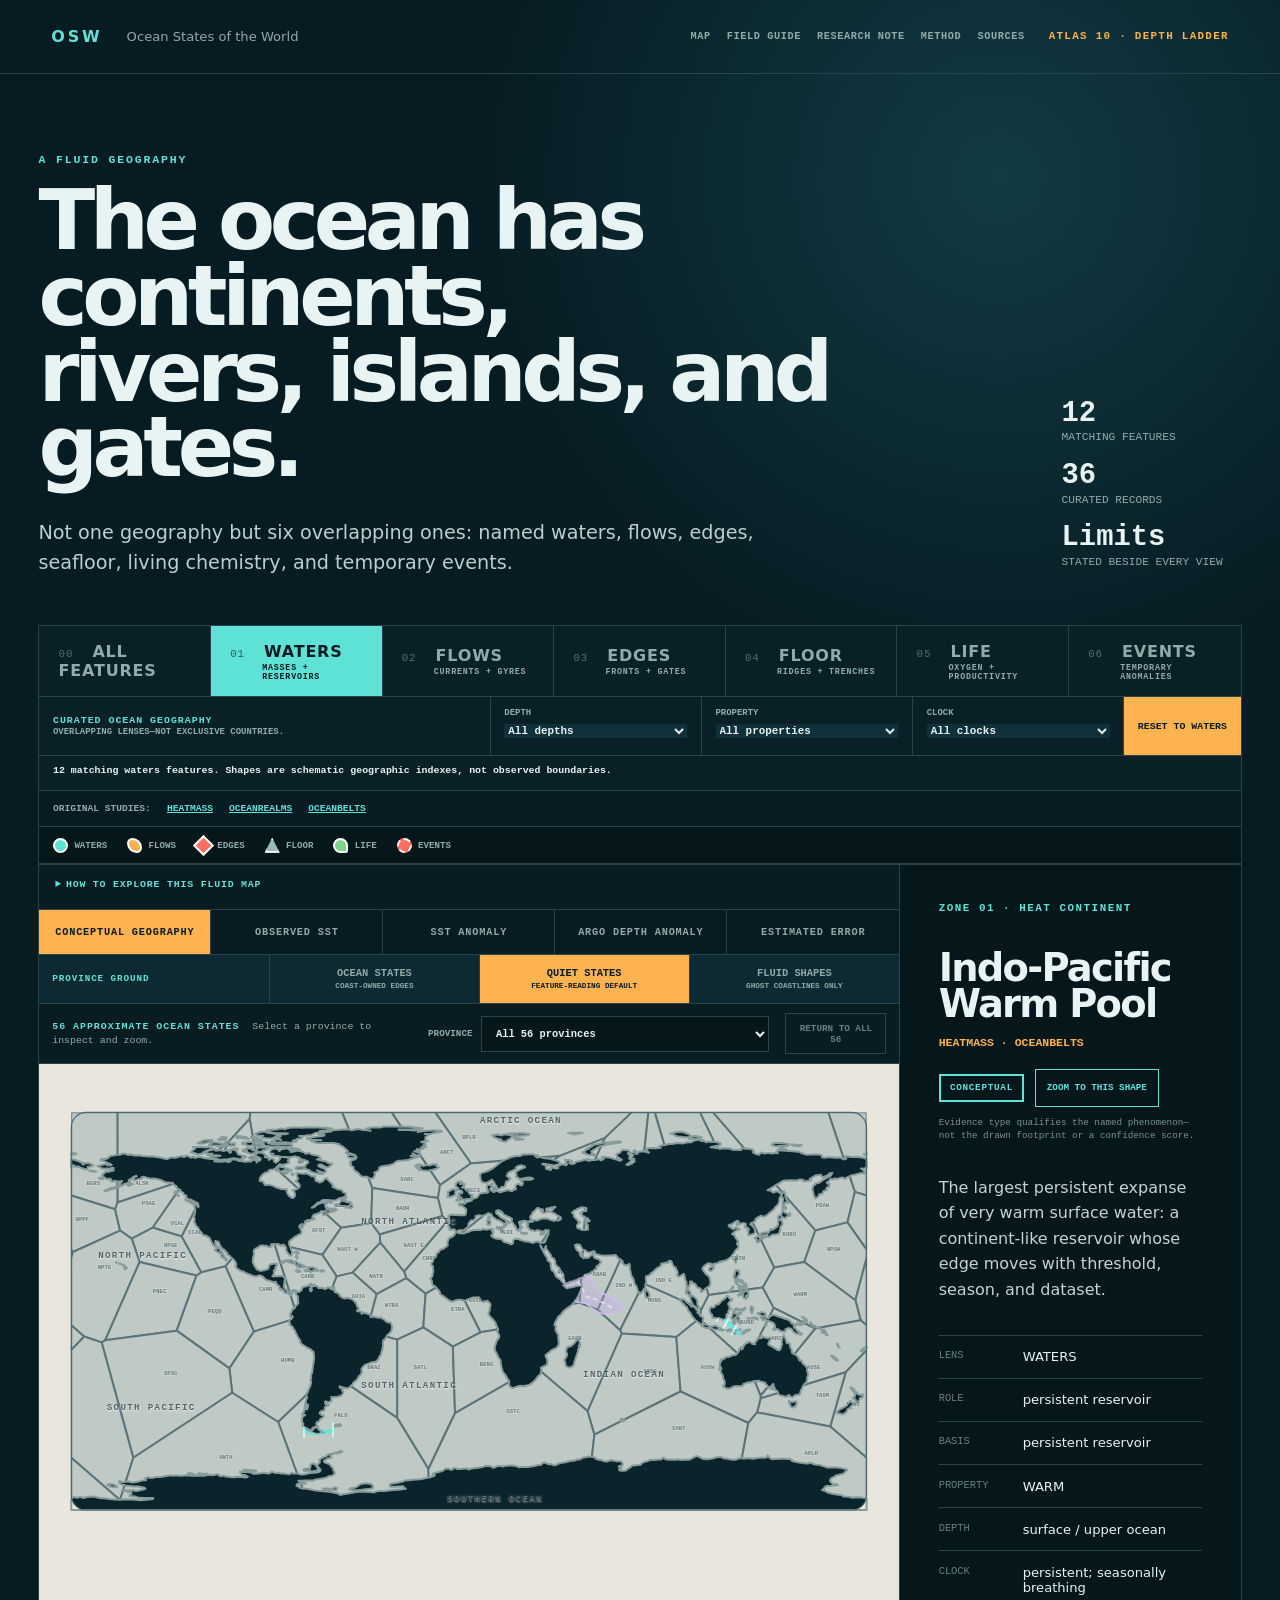
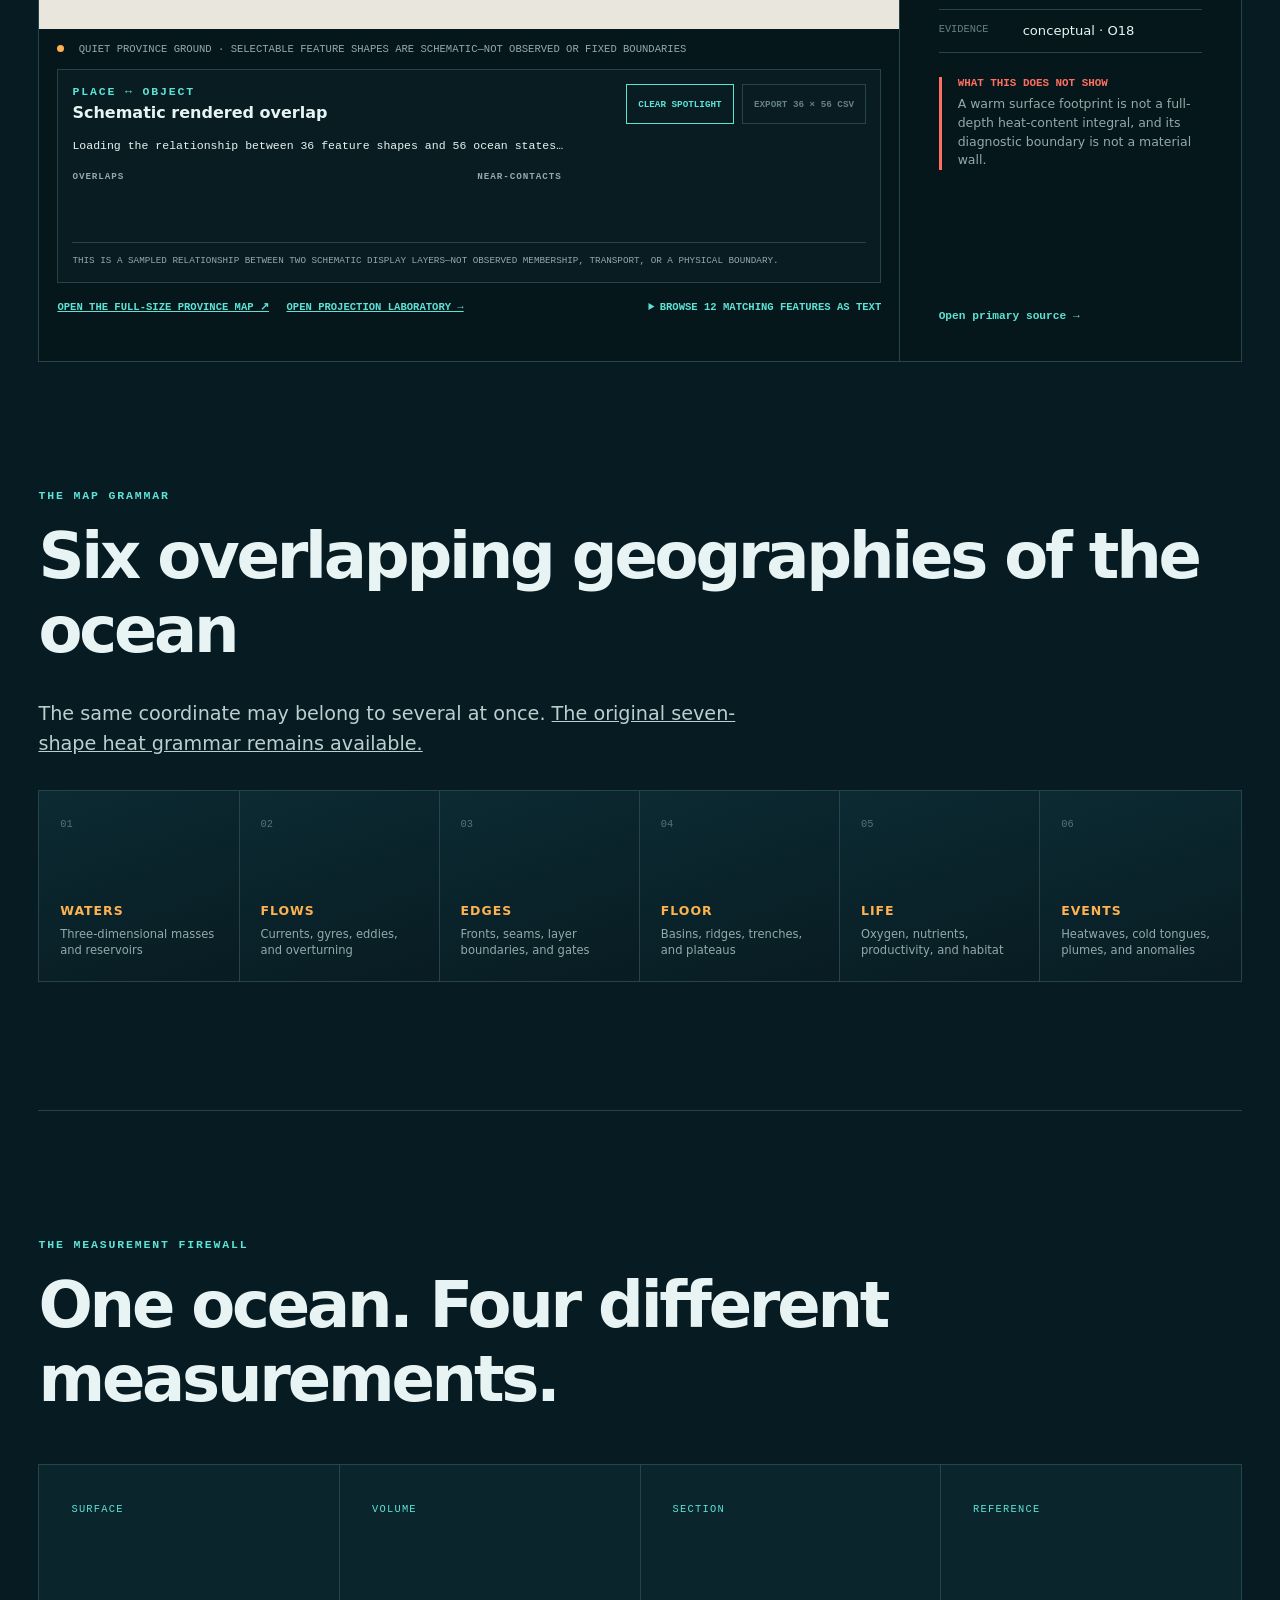
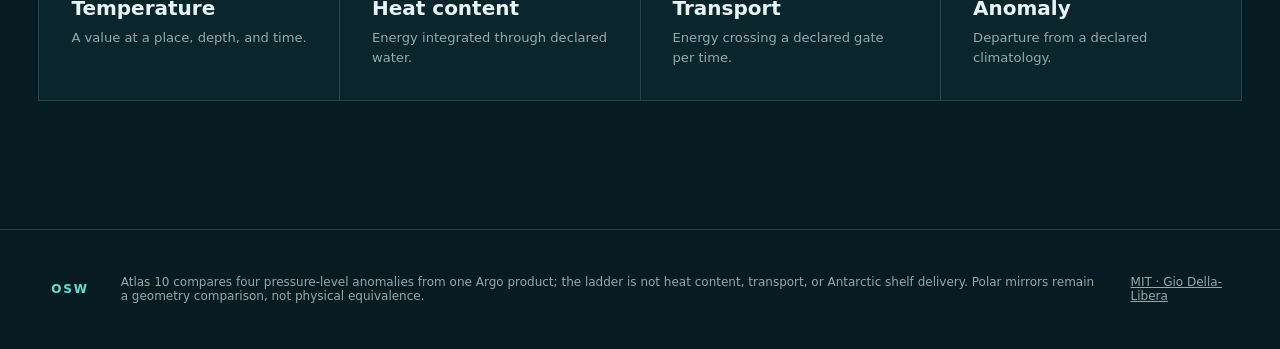
<file: atlas/index.html>
<!doctype html>
<html lang="en">
<head>
  <meta charset="utf-8">
  <meta name="viewport" content="width=device-width, initial-scale=1">
  <meta name="description" content="Atlas 10 research preview: an interactive atlas of ocean heat geography with surface observations, a four-level Argo anomaly ladder, and optional polar diagnostics.">
  <title>OSW Atlas 10 Preview — Ocean States of the World</title>
  <link rel="icon" href="data:image/svg+xml,%3Csvg xmlns='http://www.w3.org/2000/svg' viewBox='0 0 64 64'%3E%3Crect width='64' height='64' rx='12' fill='%23071b22'/%3E%3Cpath d='M10 34c8-10 15-10 23 0s15 10 21 0' fill='none' stroke='%235ee2d6' stroke-width='7'/%3E%3C/svg%3E">
  <link rel="stylesheet" href="styles.css">
</head>
<body>
  <header class="masthead">
    <a class="wordmark" href="../README.md" aria-label="OSW home">OSW</a>
    <p>Ocean States of the World</p>
    <nav class="project-nav" aria-label="Project guide">
      <a href="../figures/osw-fluid-geography.svg" target="_blank" rel="noopener">Map</a>
      <a href="../HEATMASS.md">Field guide</a>
      <a class="research-link" href="../research/">Research note</a>
      <a class="method-link" href="README.md">Method</a>
      <a href="../SOURCE-REGISTER.md">Sources</a>
    </nav>
    <span class="edition">ATLAS 10 · DEPTH LADDER</span>
  </header>
  <main>
    <section class="hero" aria-labelledby="atlas-title">
      <div class="hero-copy">
        <p class="eyebrow">A fluid geography</p>
        <h1 id="atlas-title">The ocean has continents,<br>rivers, islands, and gates.</h1>
        <p class="dek">Not one geography but six overlapping ones: named waters,
          flows, edges, seafloor, living chemistry, and temporary events.</p>
      </div>
      <div class="readout" aria-label="Atlas scope">
        <span><strong id="visible-count">12</strong> matching features</span>
        <span><strong>36</strong> curated records</span>
        <span><strong>Limits</strong> stated beside every view</span>
      </div>
    </section>
    <nav class="lenses" aria-label="Ocean geography lens">
      <button class="lens" data-lens="all" aria-pressed="false"><span>00</span> ALL FEATURES</button>
      <button class="lens active" data-lens="waters" aria-pressed="true"><span>01</span> WATERS <small>masses + reservoirs</small></button>
      <button class="lens" data-lens="flows" aria-pressed="false"><span>02</span> FLOWS <small>currents + gyres</small></button>
      <button class="lens" data-lens="edges" aria-pressed="false"><span>03</span> EDGES <small>fronts + gates</small></button>
      <button class="lens" data-lens="floor" aria-pressed="false"><span>04</span> FLOOR <small>ridges + trenches</small></button>
      <button class="lens" data-lens="life" aria-pressed="false"><span>05</span> LIFE <small>oxygen + productivity</small></button>
      <button class="lens" data-lens="events" aria-pressed="false"><span>06</span> EVENTS <small>temporary anomalies</small></button>
    </nav>
    <form class="geography-filters" id="geography-filters">
      <p><strong>CURATED OCEAN GEOGRAPHY</strong><span>Overlapping lenses—not exclusive countries.</span></p>
      <label>Depth<select id="filter-depth"><option value="all">All depths</option><option value="surface">Surface</option><option value="upper">Upper ocean</option><option value="intermediate">Intermediate</option><option value="deep">Deep</option><option value="bottom">Bottom</option><option value="full-column">Full column</option><option value="seabed">Seabed</option></select></label>
      <label>Property<select id="filter-property"><option value="all">All properties</option><option value="warm">Warm</option><option value="cold">Cold</option><option value="fresh">Fresh</option><option value="salty">Salty</option><option value="dynamic">Dynamic</option><option value="low-oxygen">Low oxygen</option><option value="nutrient-rich">Nutrient rich</option><option value="nutrient-poor">Nutrient poor</option><option value="relief">Seafloor relief</option></select></label>
      <label>Clock<select id="filter-clock"><option value="all">All clocks</option><option value="persistent">Persistent</option><option value="seasonal">Seasonal</option><option value="interannual">Interannual</option><option value="episodic">Episodic</option><option value="geologic">Geologic</option></select></label>
      <button type="reset">Reset to waters</button>
      <output id="filter-status" aria-live="polite">12 matching water features.</output>
    </form>
    <nav class="legacy-studies" aria-label="Original OSW studies">Original studies: <a href="../HEATMASS.md">HEATMASS</a><a href="../OCEANREALMS.md">OCEANREALMS</a><a href="../OCEANBELTS.md">OCEANBELTS</a></nav>
    <div class="feature-legend" aria-label="Geographic feature legend"><span data-lens="waters">WATERS</span><span data-lens="flows">FLOWS</span><span data-lens="edges">EDGES</span><span data-lens="floor">FLOOR</span><span data-lens="life">LIFE</span><span data-lens="events">EVENTS</span></div>
    <section class="atlas-shell" aria-label="Interactive ocean heat atlas">
      <div class="map-panel">
        <details class="how-explore">
          <summary>How to explore this fluid map</summary>
          <div><p><strong>Place first</strong> Select an ocean state to see which schematic objects overlap it.</p><p><strong>Object first</strong> Select a water, flow, edge, relief, life zone, or event to see the states it crosses.</p><p><strong>Shape first</strong> Choose Fluid shapes to remove the province puzzle while keeping dark land and ghost coastlines.</p></div>
        </details>
        <div class="map-modes" role="group" aria-label="Map evidence mode">
          <button class="map-mode active" data-mode="conceptual" aria-pressed="true">Conceptual geography</button>
          <button class="map-mode" data-mode="sst" aria-pressed="false">Observed SST</button>
          <button class="map-mode" data-mode="anomaly" aria-pressed="false">SST anomaly</button>
          <button class="map-mode" data-mode="argo700" aria-pressed="false">Argo depth anomaly</button>
          <button class="map-mode" data-mode="error" aria-pressed="false">Estimated error</button>
        </div>
        <div class="argo-depths" id="argo-depths" role="group" aria-label="Argo pressure level" hidden>
          <span>PRESSURE LADDER</span>
          <button type="button" data-pressure="10" aria-pressed="false">10 dbar <small>near surface</small></button>
          <button type="button" data-pressure="300" aria-pressed="false">300 dbar <small>upper thermocline</small></button>
          <button type="button" data-pressure="700" aria-pressed="true">700 dbar <small>intermediate</small></button>
          <button type="button" data-pressure="1000" aria-pressed="false">1000 dbar <small>deep</small></button>
        </div>
        <div class="conceptual-views" id="conceptual-views" role="group" aria-label="Conceptual map ground">
          <span>PROVINCE GROUND</span>
          <button type="button" data-conceptual-view="reference" aria-pressed="false">Ocean states <small>coast-owned edges</small></button>
          <button type="button" data-conceptual-view="water-first" aria-pressed="true">Quiet states <small>feature-reading default</small></button>
          <button type="button" data-conceptual-view="shape-first" aria-pressed="false">Fluid shapes <small>ghost coastlines only</small></button>
        </div>
        <div class="province-controls" id="province-controls">
          <p><strong>56 APPROXIMATE OCEAN STATES</strong><span id="province-status" tabindex="-1" aria-live="polite">Select a province to inspect and zoom.</span></p>
          <label for="province-select">Province <select id="province-select"><option value="all">All 56 provinces</option></select></label>
          <button type="button" id="province-reset" disabled>Return to all 56</button>
        </div>
        <div class="map-stage" id="map-stage">
          <div class="map-viewport" id="map-viewport">
          <div id="province-map-host" class="province-map-host"><img id="conceptual-map" src="../figures/osw-province-atlas-interactive.svg"
            alt="Interactive map of 56 approximate ocean provinces with coast-owned edges."></div>
          <div id="feature-shape-host" class="feature-shape-host"><img src="../figures/osw-atlas-feature-shapes.svg"
            alt="Schematic geographic shapes for 36 selectable waters, flows, edges, seafloor features, living systems, and events."></div>
          <div class="ocean-basin-labels" id="ocean-basin-labels" aria-hidden="true"><span class="np">NORTH PACIFIC</span><span class="sp">SOUTH PACIFIC</span><span class="na">NORTH ATLANTIC</span><span class="sa">SOUTH ATLANTIC</span><span class="io">INDIAN OCEAN</span><span class="so">SOUTHERN OCEAN</span><span class="ao">ARCTIC OCEAN</span></div>
          <canvas id="sst-canvas" width="720" height="360" hidden
            aria-label="NOAA OISST surface field for 1 August 2026, displayed on a two-degree equirectangular grid."
            aria-describedby="map-a11y-summary projection-note"></canvas>
          <div class="map-reference-labels" id="map-reference-labels" hidden aria-hidden="true">
            <span class="basin pacific">PACIFIC</span>
            <span class="basin atlantic">ATLANTIC</span>
            <span class="basin indian">INDIAN</span>
            <span class="latitude north-30">30°N</span>
            <span class="latitude equator">EQUATOR</span>
            <span class="latitude south-30">30°S</span>
            <span class="longitude west-90">90°W</span>
            <span class="longitude prime">0°</span>
            <span class="longitude east-90">90°E</span>
          </div>
          </div>
          <div class="observed-stamp" id="observed-stamp" hidden>
            <strong id="observed-title">OBSERVATIONAL · SURFACE</strong>
            <span id="observed-status">NOAA OISST v2.1 · FINAL · 2026-08-01</span>
          </div>
        </div>
        <div class="temperature-key" id="temperature-key" hidden aria-label="Sea surface temperature color scale">
          <i></i>
          <div class="temperature-ticks"><span id="scale-min">−2°C</span><span id="scale-mid">15°C</span><span id="scale-max">32°C</span></div>
        </div>
        <p class="map-note" id="map-note"><span></span> Selectable shapes are schematic geographic indexes—not observed boundaries · conceptual, overlapping geography · land-subtracted at the shared Natural Earth coastline</p>
        <section class="relation-panel" id="relation-panel" aria-labelledby="relation-title">
          <div class="relation-heading">
            <div><p class="eyebrow">Place ↔ object</p><h3 id="relation-title">Schematic rendered overlap</h3></div>
            <div class="relation-actions"><button type="button" id="relation-clear">Clear spotlight</button><button type="button" id="relation-export" disabled>Export 36 × 56 CSV</button></div>
          </div>
          <p id="relation-summary" aria-live="polite">Loading the relationship between 36 feature shapes and 56 ocean states…</p>
          <div class="relation-lists">
            <section aria-labelledby="overlap-title"><h4 id="overlap-title">Overlaps</h4><div id="relation-overlaps" class="relation-buttons"></div></section>
            <section aria-labelledby="near-title"><h4 id="near-title">Near-contacts</h4><div id="relation-near" class="relation-buttons"></div></section>
          </div>
          <p class="relation-method">This is a sampled relationship between two schematic display layers—not observed membership, transport, or a physical boundary.</p>
        </section>
        <div class="conceptual-actions" id="conceptual-actions">
          <a id="full-size-conceptual-map" href="../figures/osw-province-atlas-coastal-states.svg" target="_blank" rel="noopener">Open the full-size province map ↗</a>
          <a href="../projections/">Open projection laboratory →</a>
          <details class="zone-directory">
            <summary id="directory-summary">Browse 12 matching features as text</summary>
            <ol id="zone-directory-list"></ol>
          </details>
        </div>
        <section class="map-data-summary" id="map-data-summary" hidden aria-labelledby="map-data-title">
          <h3 id="map-data-title">How to read this observed map</h3>
          <p id="map-insight" class="map-insight">Select an observed layer for its main conclusion and limits.</p>
          <p id="map-a11y-summary">Non-color map summary: select an observed layer for a text summary by latitude band.</p>
          <p id="projection-note">Equirectangular display; the antimeridian is the left/right seam and 0° longitude is centered.</p>
          <form class="coordinate-probe" id="coordinate-probe">
            <fieldset>
              <legend>Inspect one display cell</legend>
              <p>Click the observed map or enter coordinates. The probe samples each product on its own nearest display cell and reports the surface fields plus the four-level Argo anomaly profile.</p>
              <div class="probe-controls">
                <label for="probe-lat">Latitude
                  <input id="probe-lat" name="lat" type="number" min="-90" max="90" step="any" inputmode="decimal" value="0" required>
                </label>
                <label for="probe-lon">Longitude
                  <input id="probe-lon" name="lon" type="number" min="-180" max="180" step="any" inputmode="decimal" value="0" required>
                </label>
                <button type="submit">Inspect grid cell</button>
              </div>
              <output id="probe-result" for="probe-lat probe-lon" aria-live="polite">No cell selected yet.</output>
            </fieldset>
          </form>
          <section class="ring-comparison" id="ring-comparison" aria-labelledby="ring-title">
            <div class="ring-heading">
              <div>
                <h3 id="ring-title">Compare latitude rings</h3>
                <p>Trace the displayed surface field around the same requested latitude north and south. Land-or-missing gaps expose analyzed-water continuity; they do not measure currents or heat transport.</p>
              </div>
            </div>
            <output id="ring-summary" for="ring-lat" aria-live="polite">Select an observed layer to compare latitude rings.</output>
            <details class="ring-workbench">
              <summary>Inspect the paired rings</summary>
              <div class="ring-workbench-body">
            <form id="ring-form" class="ring-form">
              <label for="ring-lat">Latitude magnitude
                <span><input id="ring-lat" name="ring" type="number" min="0" max="89" step="any" inputmode="decimal" value="64" required> °N / °S</span>
              </label>
              <button type="submit">Compare rings</button>
            </form>
            <div class="ring-strips">
              <figure><figcaption id="north-ring-label">Northern ring</figcaption><canvas id="north-ring" width="720" height="44" role="img" aria-labelledby="north-ring-label" aria-describedby="ring-summary"></canvas></figure>
              <figure><figcaption id="south-ring-label">Southern ring</figcaption><canvas id="south-ring" width="720" height="44" role="img" aria-labelledby="south-ring-label" aria-describedby="ring-summary"></canvas></figure>
            </div>
            <div class="summary-table-wrap">
              <table class="ring-table">
                <caption id="ring-caption">Polar-ring geometry and displayed-field statistics</caption>
                <thead><tr><th scope="col">Ring</th><th scope="col">Analyzed-water coverage</th><th scope="col">Water arcs</th><th scope="col">Longest arc</th><th scope="col">Field mean and range</th></tr></thead>
                <tbody id="ring-body"></tbody>
              </table>
            </div>
            <details class="advanced-diagnostics">
              <summary>Open polar mirrors and the latitude continuity ladder</summary>
              <div class="advanced-diagnostics-body">
            <section class="polar-mirror-section" aria-labelledby="polar-mirror-title">
              <h4 id="polar-mirror-title">Polar mirrors</h4>
              <p>View the active surface field from 40° to each pole. Both panels keep 0° longitude at the top and 90°E at the right for direct comparison; this intentionally mirrors the southern cap relative to a conventional globe view.</p>
              <div class="polar-mirrors">
                <figure><figcaption id="north-polar-label">Northern polar cap</figcaption><canvas id="north-polar" width="360" height="360" role="img" aria-labelledby="north-polar-label" aria-describedby="polar-summary polar-method"></canvas></figure>
                <figure><figcaption id="south-polar-label">Southern polar cap · comparison mirror</figcaption><canvas id="south-polar" width="360" height="360" role="img" aria-labelledby="south-polar-label" aria-describedby="polar-summary polar-method"></canvas></figure>
              </div>
              <p id="polar-method">Aligned radial azimuthal-equidistant sampling of the two-degree display grid. Beige means land or missing; the amber circle is the selected ring when it lies within the 40–90° cap.</p>
              <p id="polar-summary"></p>
            </section>
            <section class="continuity-ladder" aria-labelledby="continuity-title">
              <h4 id="continuity-title">Latitude continuity ladder</h4>
              <p>Scan paired rows from the equator toward both poles. Coverage comes from the canonical SST land-or-missing mask; the declared near-circumpolar threshold is a display diagnostic, not a current or front boundary.</p>
              <div class="ladder-legend" aria-hidden="true"><span class="north-line">Northern rows · solid</span><span class="south-line">Southern rows · dashed</span></div>
              <canvas id="continuity-chart" width="720" height="300" role="img" aria-describedby="continuity-summary continuity-method"></canvas>
              <p id="continuity-method">Vertical axis: analyzed-water coverage from 0–100%. Horizontal axis: requested latitude magnitude from 0–88°. The selected ring is marked vertically.</p>
              <p id="continuity-summary"></p>
              <details>
                <summary>Open the complete 45-pair scan</summary>
                <div class="summary-table-wrap">
                  <table class="continuity-table">
                    <caption>Two-degree latitude scan using the fixed canonical SST mask</caption>
                    <thead><tr><th scope="col">Request</th><th scope="col">North sample</th><th scope="col">North coverage</th><th scope="col">North arcs / longest</th><th scope="col">South sample</th><th scope="col">South coverage</th><th scope="col">South arcs / longest</th></tr></thead>
                    <tbody id="continuity-body"></tbody>
                  </table>
                </div>
              </details>
            </section>
              </div>
            </details>
              </div>
            </details>
          </section>
          <div class="summary-table-wrap">
            <table>
              <caption id="summary-caption">Latitude-band statistics for the displayed field</caption>
              <thead><tr><th scope="col">Region</th><th scope="col">Mean</th><th scope="col">Range</th><th scope="col">Valid cells</th></tr></thead>
              <tbody id="summary-body"></tbody>
            </table>
          </div>
        </section>
      </div>
      <aside class="zone-panel" id="zone-panel" aria-live="polite">
        <p class="zone-index" id="zone-index">SELECT A LINE</p>
        <h2 id="zone-name">Read the moving map</h2>
        <p class="zone-kind" id="zone-kind">Start with any geographic feature shape.</p>
        <div class="zone-tools">
          <span class="evidence-badge" id="evidence-badge" data-evidence="conceptual">CONCEPTUAL</span>
          <button type="button" id="feature-zoom">Zoom to this shape</button>
        </div>
        <p class="evidence-note">Evidence type qualifies the named phenomenon—not the drawn footprint or a confidence score.</p>
        <p class="zone-summary" id="zone-summary">Each feature is classified by lens, role, depth,
          persistence, and evidence—not by color alone.</p>
        <dl class="zone-facts">
          <div><dt>LENS</dt><dd id="zone-lens">overlapping ocean geography</dd></div>
          <div><dt>ROLE</dt><dd id="zone-role">reservoir · pathway · anomaly · gate</dd></div>
          <div><dt>BASIS</dt><dd id="zone-basis">how the feature is recognized</dd></div>
          <div><dt>PROPERTY</dt><dd id="zone-property">temperature, salinity, motion, chemistry, or relief</dd></div>
          <div><dt>DEPTH</dt><dd id="zone-depth">declared for every zone</dd></div>
          <div><dt>CLOCK</dt><dd id="zone-clock">persistent or transient</dd></div>
          <div><dt>EVIDENCE</dt><dd id="zone-evidence">conceptual atlas</dd></div>
        </dl>
        <div class="boundary">
          <h3>What this does not show</h3>
          <p id="zone-boundary">Temperature is not heat content. A pathway is not a closed budget.</p>
        </div>
        <a class="source-link" id="zone-source" href="../SOURCE-REGISTER.md">Open the source register →</a>
      </aside>
    </section>
    <section class="grammar" aria-labelledby="grammar-title">
      <div><div><p class="eyebrow">The map grammar</p><h2 id="grammar-title">Six overlapping geographies of the ocean</h2><p class="dek">The same coordinate may belong to several at once. <a href="../HEATMASS.md">The original seven-shape heat grammar remains available.</a></p></div></div>
      <div class="grammar-grid">
        <article><b>01</b><h3>WATERS</h3><p>Three-dimensional masses and reservoirs</p></article>
        <article><b>02</b><h3>FLOWS</h3><p>Currents, gyres, eddies, and overturning</p></article>
        <article><b>03</b><h3>EDGES</h3><p>Fronts, seams, layer boundaries, and gates</p></article>
        <article><b>04</b><h3>FLOOR</h3><p>Basins, ridges, trenches, and plateaus</p></article>
        <article><b>05</b><h3>LIFE</h3><p>Oxygen, nutrients, productivity, and habitat</p></article>
        <article><b>06</b><h3>EVENTS</h3><p>Heatwaves, cold tongues, plumes, and anomalies</p></article>
      </div>
    </section>
    <section class="firewall" aria-labelledby="firewall-title">
      <p class="eyebrow">The measurement firewall</p>
      <h2 id="firewall-title">One ocean. Four different measurements.</h2>
      <div class="firewall-grid">
        <article><span>SURFACE</span><h3>Temperature</h3><p>A value at a place, depth, and time.</p></article>
        <article><span>VOLUME</span><h3>Heat content</h3><p>Energy integrated through declared water.</p></article>
        <article><span>SECTION</span><h3>Transport</h3><p>Energy crossing a declared gate per time.</p></article>
        <article><span>REFERENCE</span><h3>Anomaly</h3><p>Departure from a declared climatology.</p></article>
      </div>
    </section>
  </main>
  <footer><strong>OSW</strong><p>Atlas 10 compares four pressure-level anomalies from one Argo product; the ladder is not heat content, transport, or Antarctic shelf delivery. Polar mirrors remain a geometry comparison, not physical equivalence.</p><a href="../LICENSE">MIT · Gio Della-Libera</a></footer>
  <noscript>This atlas requires JavaScript for zone selection. The complete map remains visible above.</noscript>
  <script src="data/oisst-2026-08-01.js" defer></script>
  <script src="data/oisst-anomaly-2026-08-01.js" defer></script>
  <script src="data/oisst-error-2026-08-01.js" defer></script>
  <script src="data/argo-temperature-anomaly-10dbar-2026-07.js" defer></script>
  <script src="data/argo-temperature-anomaly-300dbar-2026-07.js" defer></script>
  <script src="data/argo-temperature-anomaly-700dbar-2026-07.js" defer></script>
  <script src="data/argo-temperature-anomaly-1000dbar-2026-07.js" defer></script>
  <script src="data/relation-smoke-fixture.js" defer></script>
  <script src="app.js" defer></script>
</body>
</html>
</file>
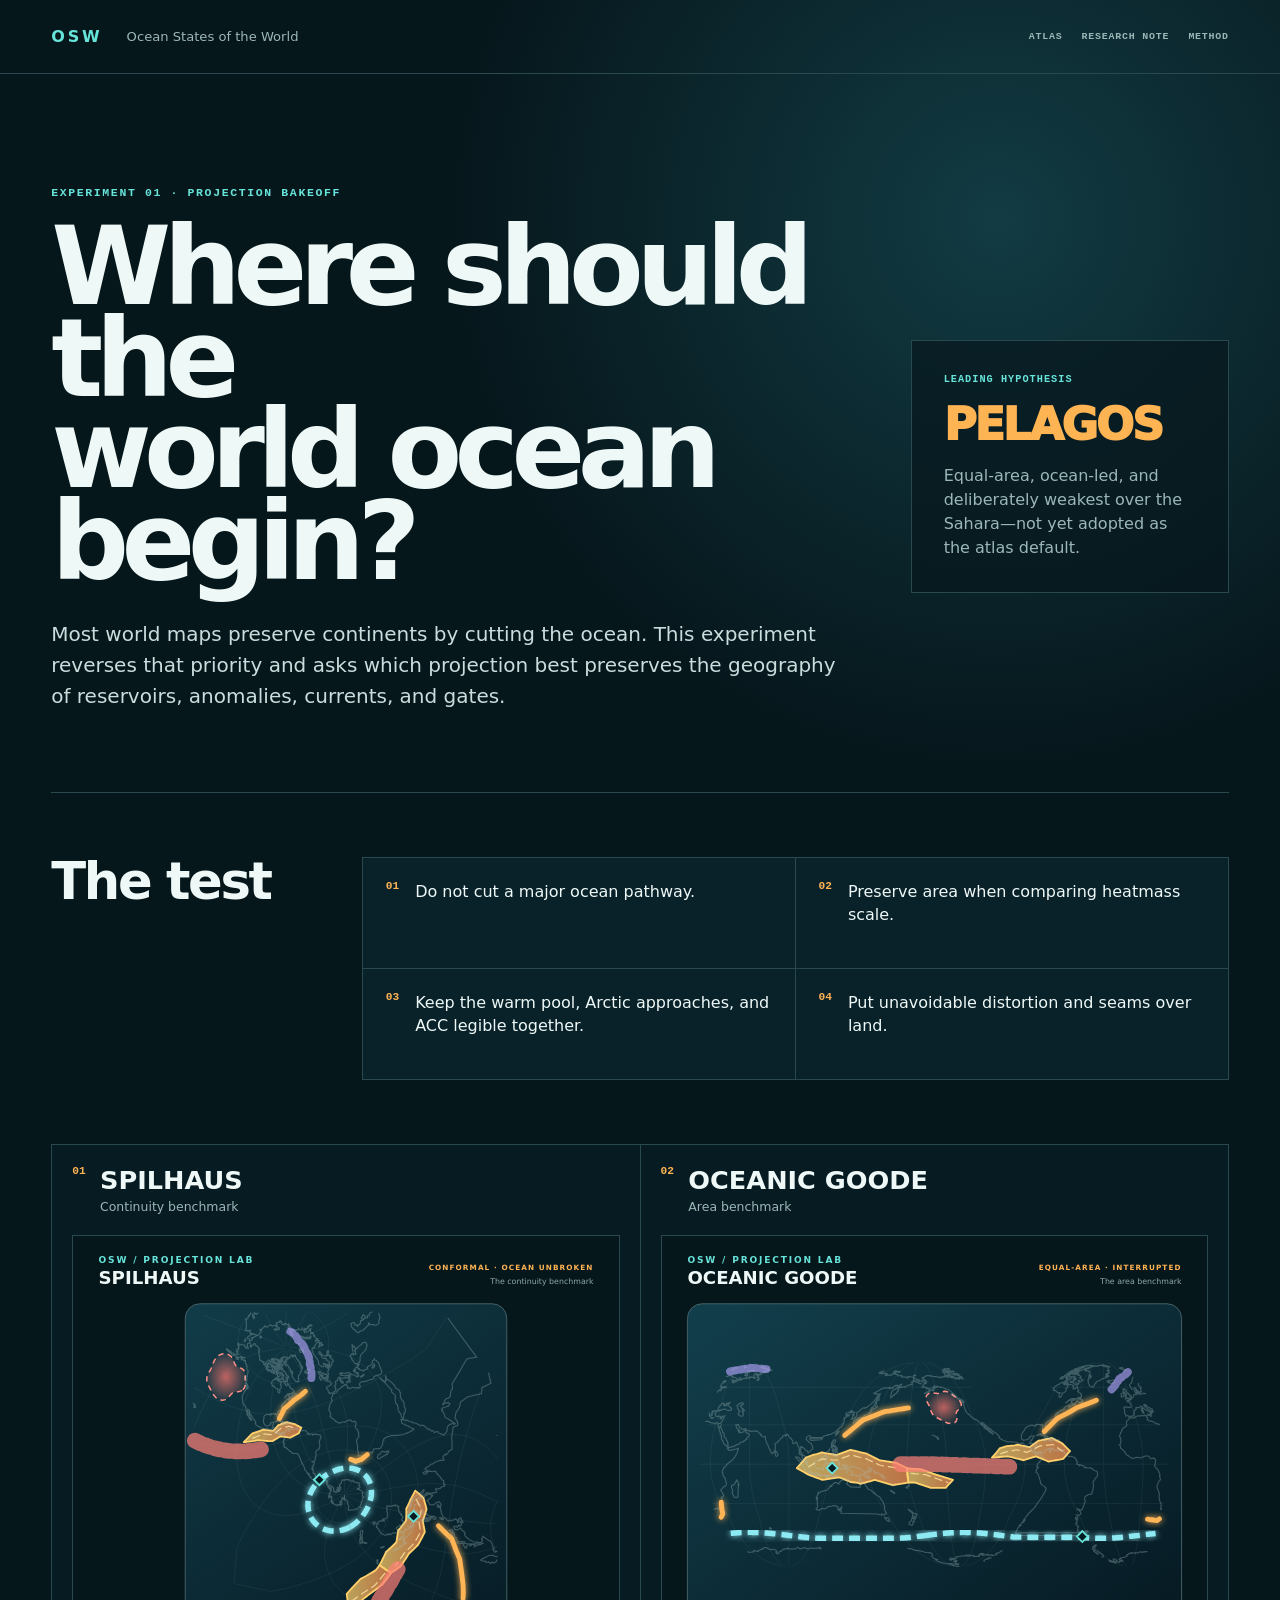
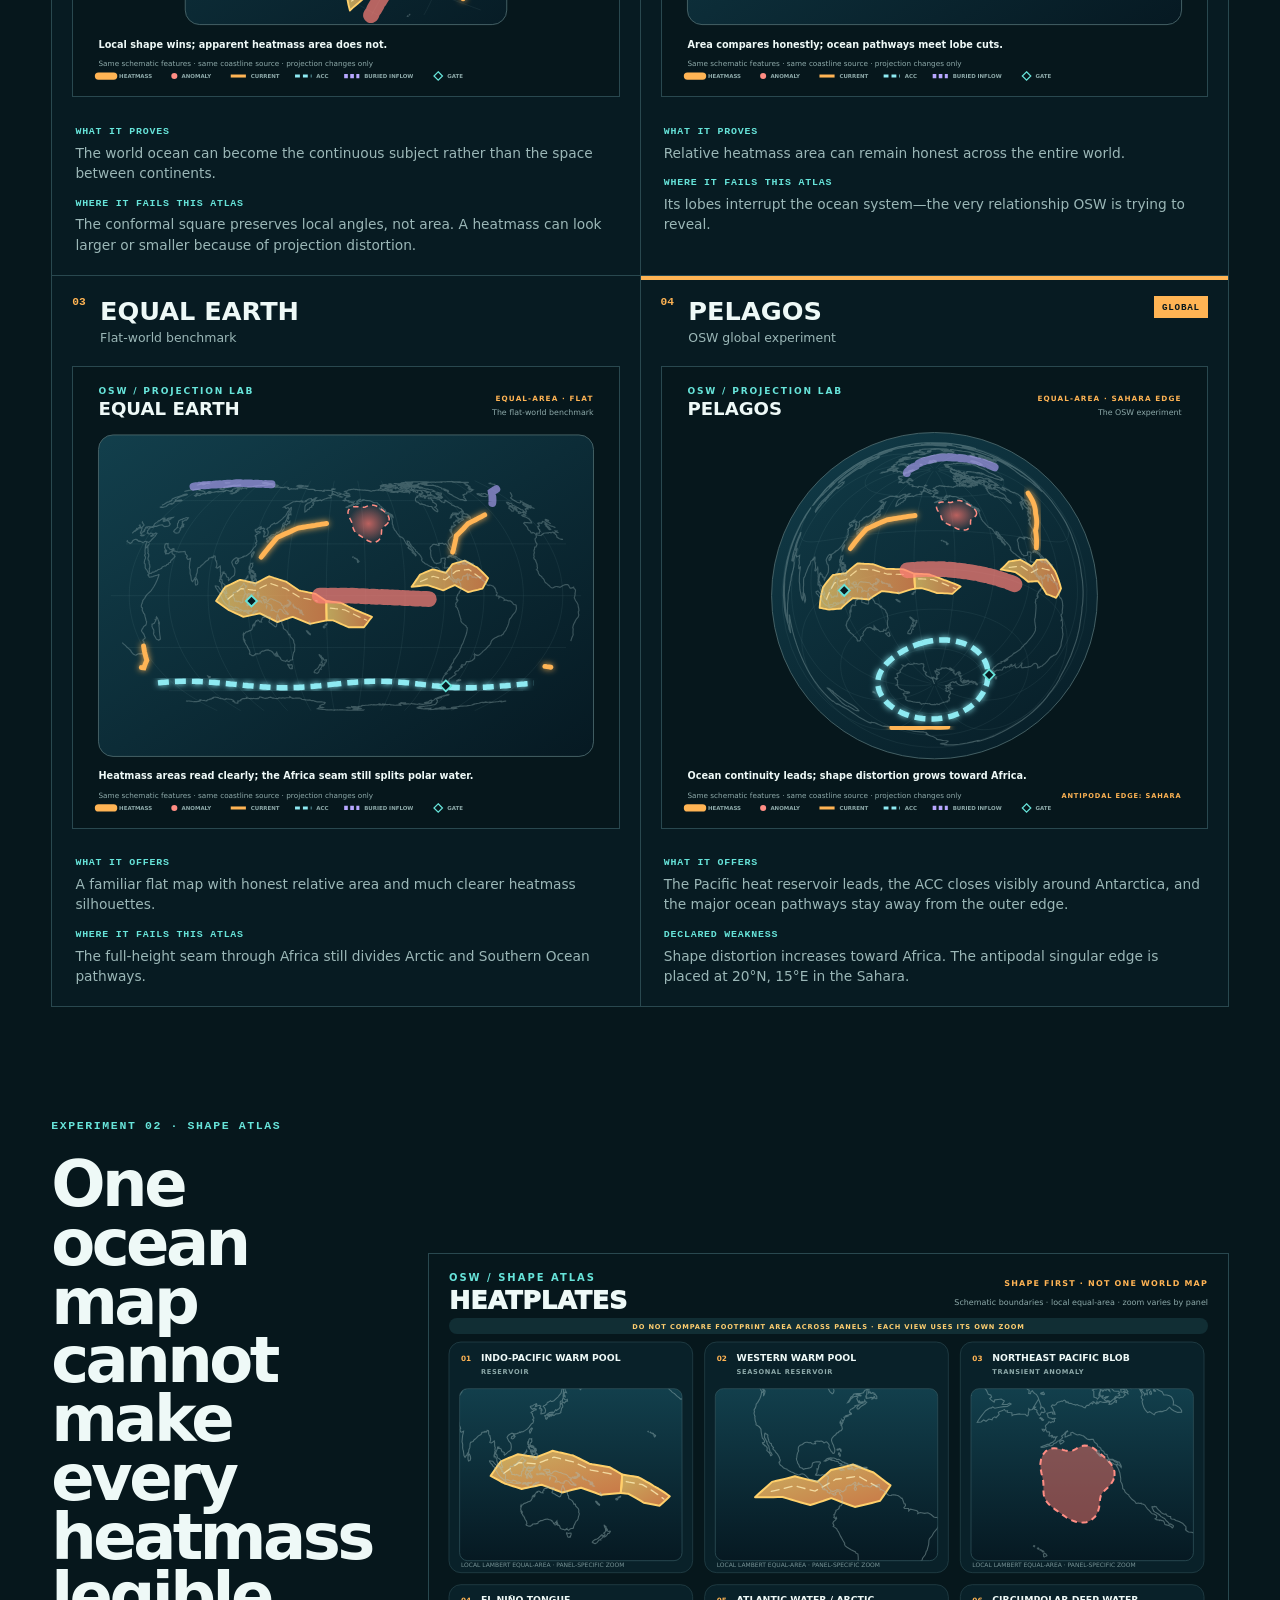
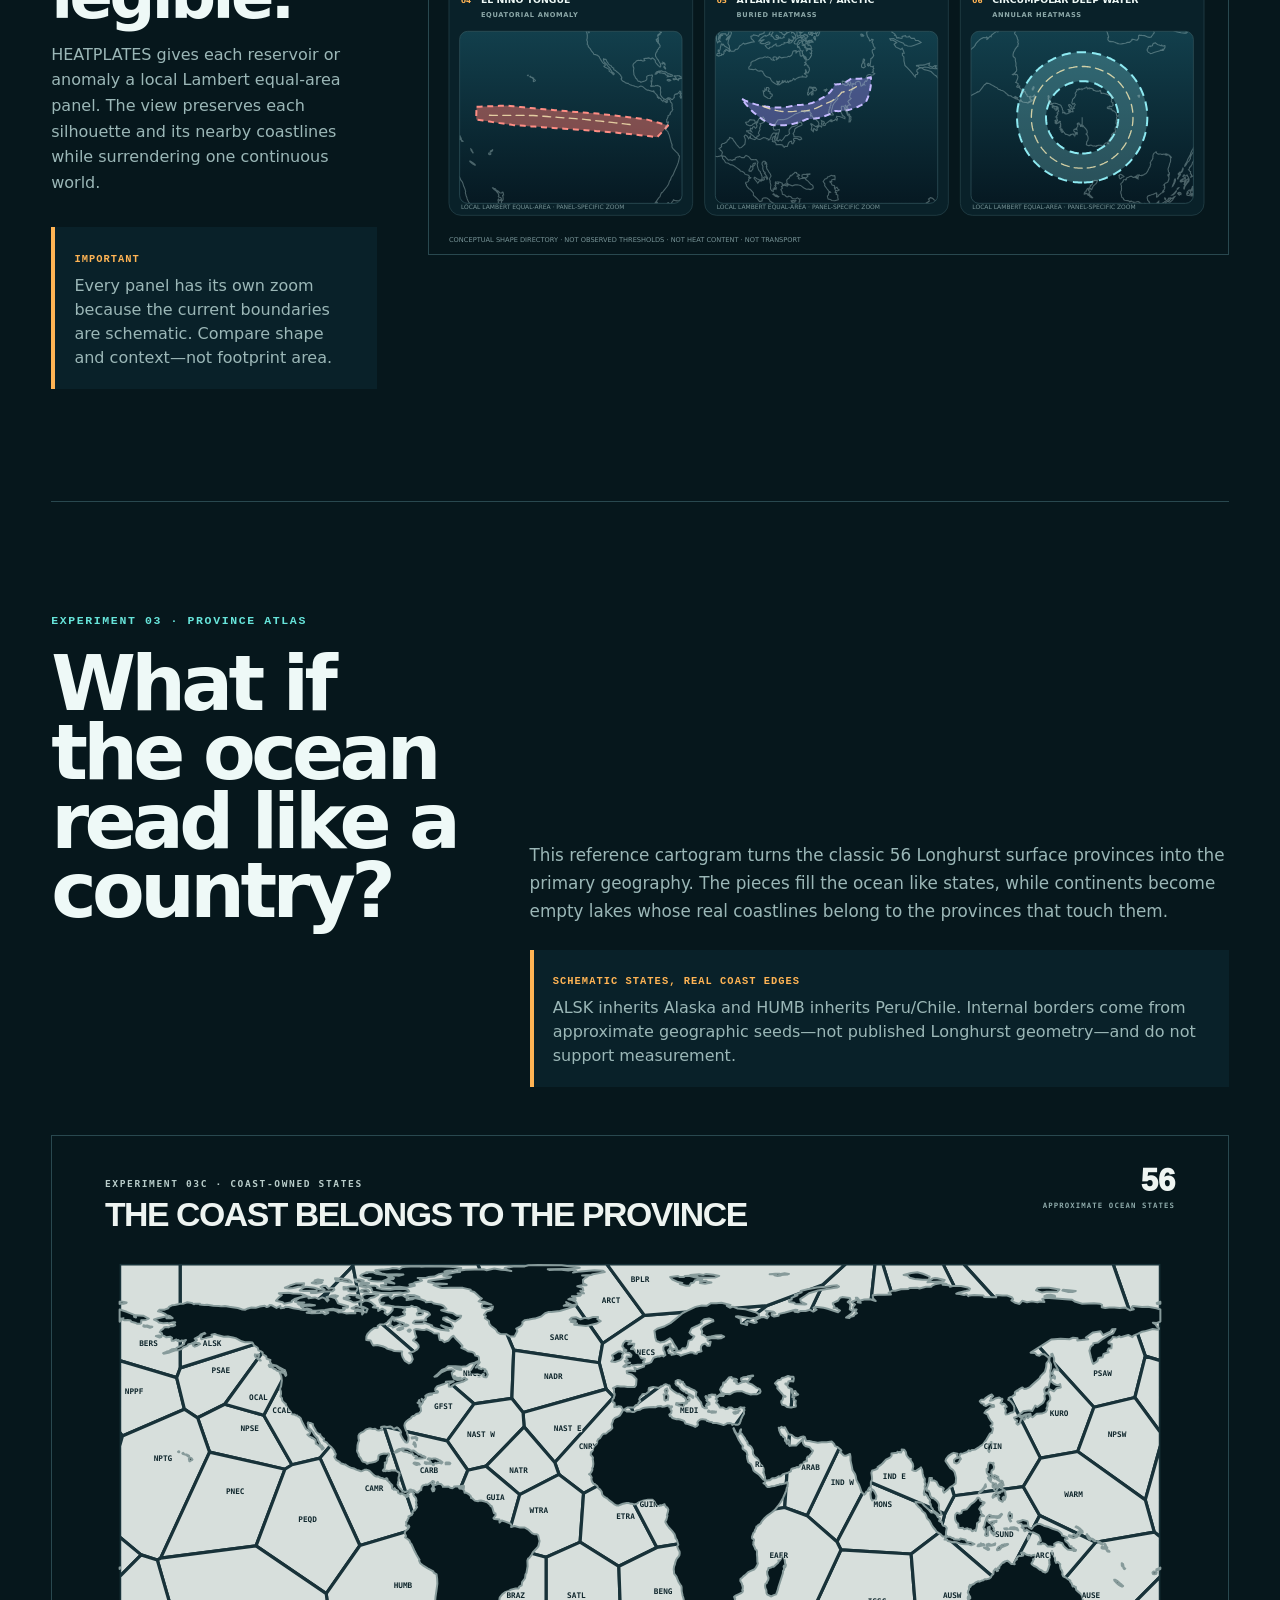
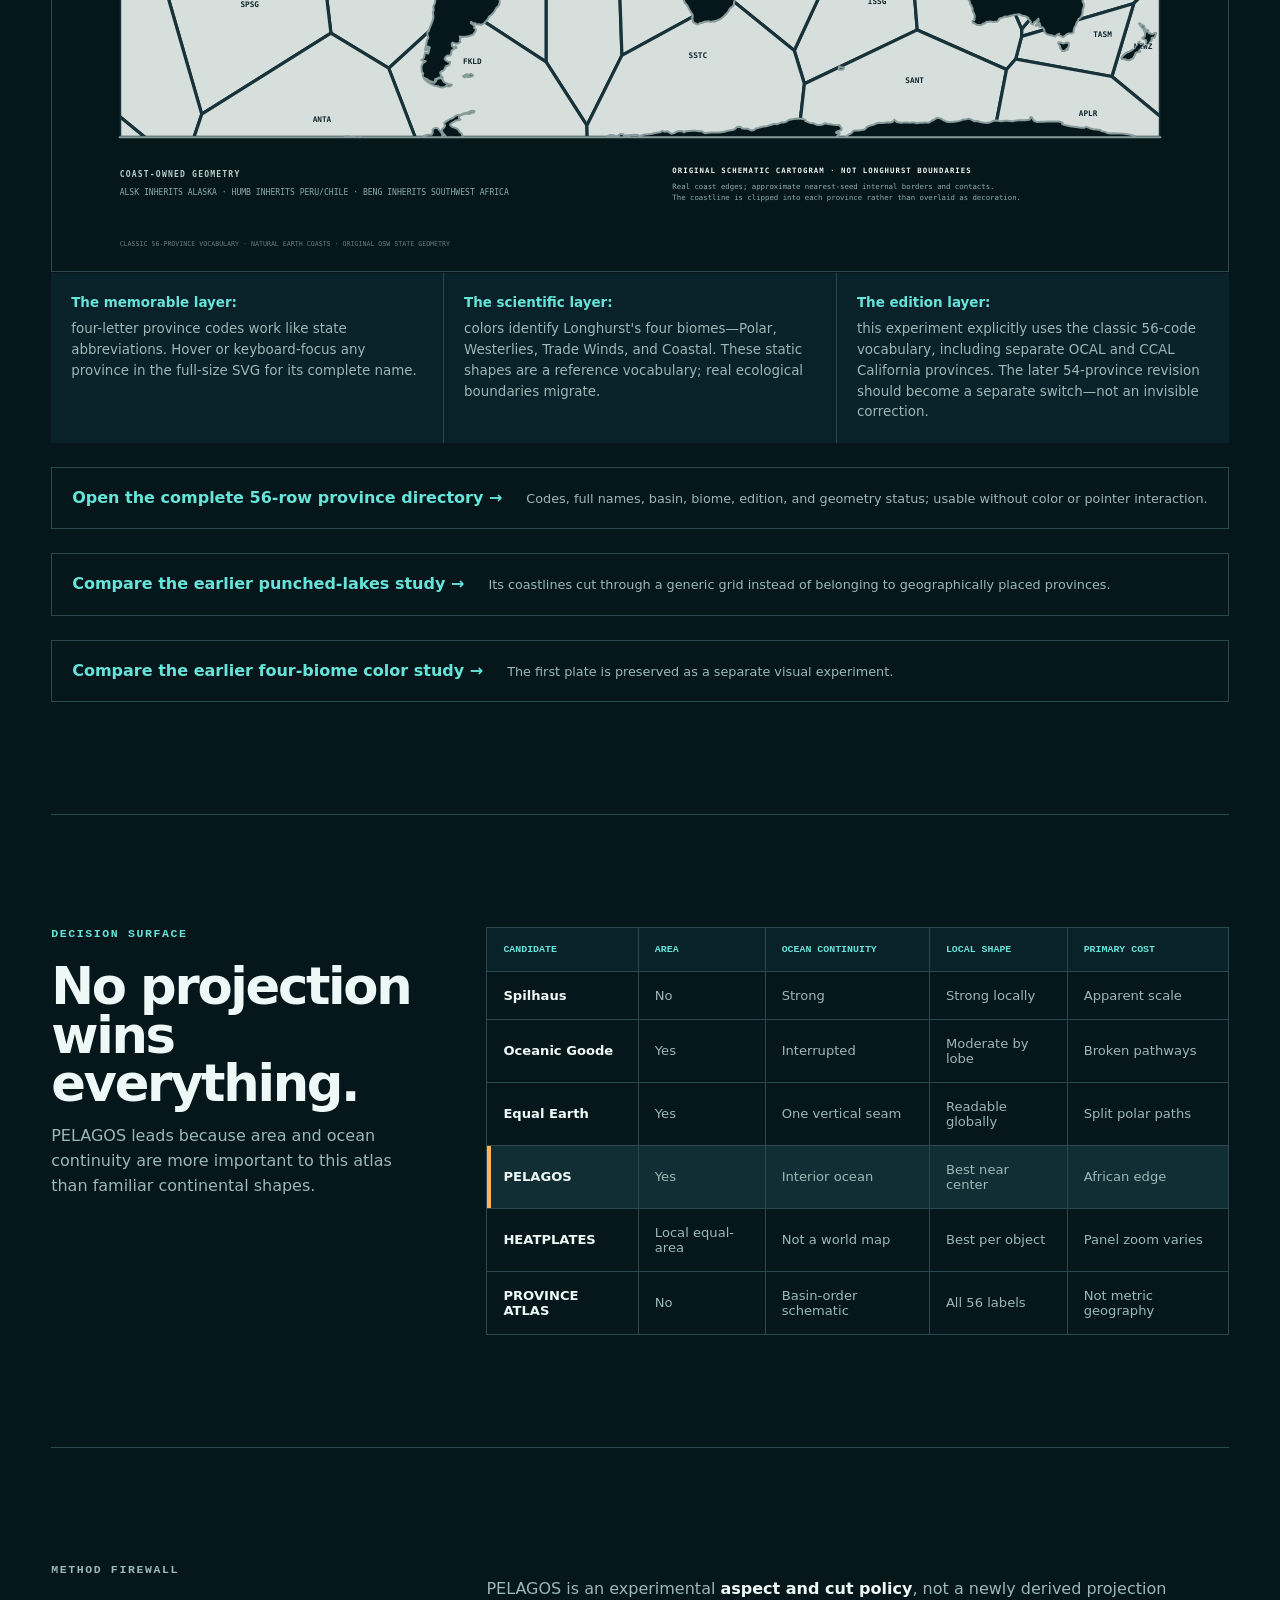
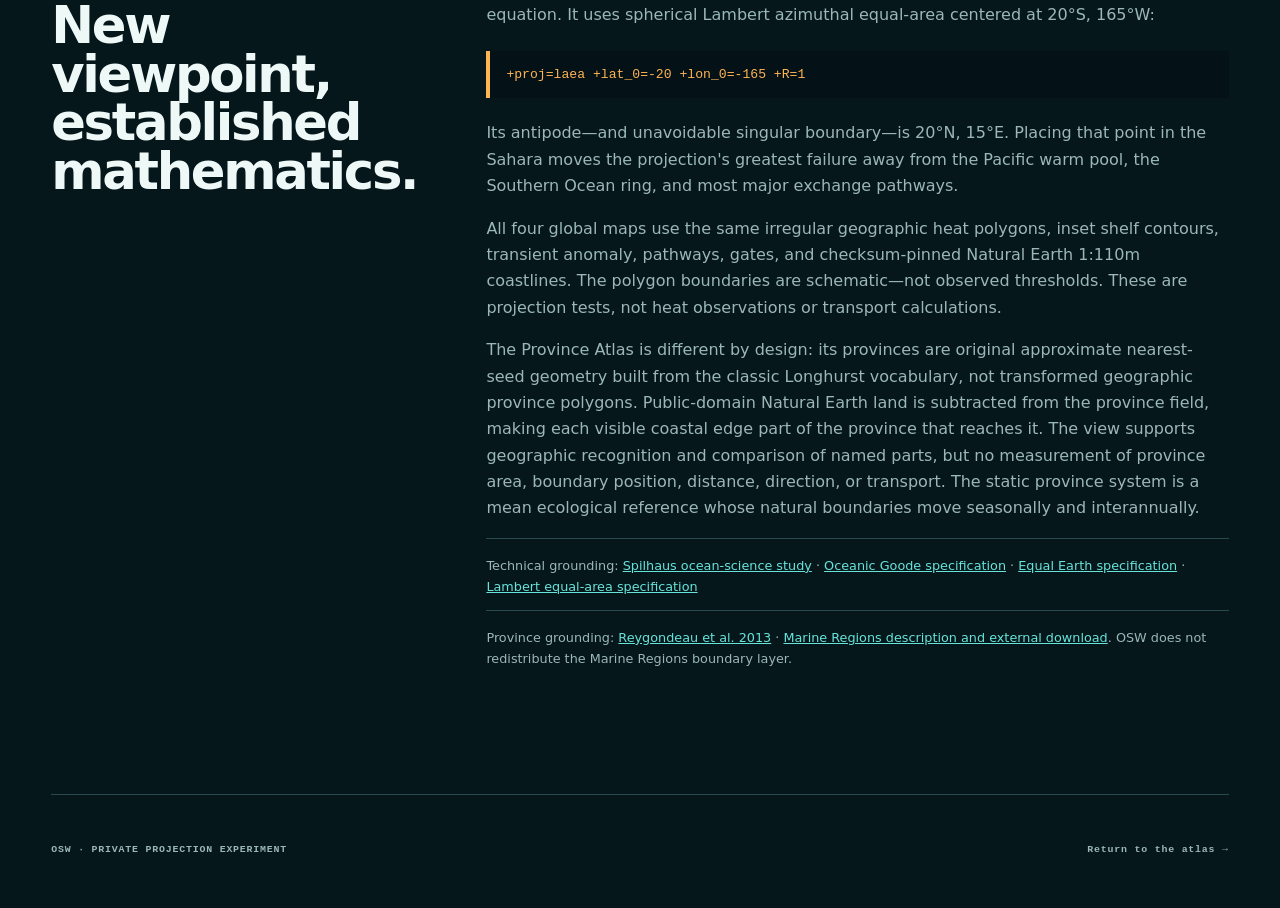
<file: projections/index.html>
<!doctype html>
<html lang="en">
<head>
  <meta charset="utf-8">
  <meta name="viewport" content="width=device-width,initial-scale=1">
  <meta name="description" content="OSW projection laboratory comparing Spilhaus, Oceanic Goode, Equal Earth, experimental PELAGOS, and local HEATPLATES.">
  <title>Projection Laboratory · OSW</title>
  <link rel="stylesheet" href="styles.css">
</head>
<body>
  <header class="masthead">
    <a class="wordmark" href="../">OSW</a>
    <p>Ocean States of the World</p>
    <nav aria-label="Primary"><a href="../atlas/">Atlas</a><a href="../research/">Research note</a><a href="../atlas/README.md">Method</a></nav>
  </header>

  <main>
    <section class="hero" aria-labelledby="page-title">
      <p class="eyebrow">EXPERIMENT 01 · PROJECTION BAKEOFF</p>
      <h1 id="page-title">Where should the<br>world ocean begin?</h1>
      <p class="lede">Most world maps preserve continents by cutting the ocean. This experiment reverses that priority and asks which projection best preserves the geography of reservoirs, anomalies, currents, and gates.</p>
      <div class="status"><strong>Leading hypothesis</strong><span>PELAGOS</span><p>Equal-area, ocean-led, and deliberately weakest over the Sahara—not yet adopted as the atlas default.</p></div>
    </section>

    <section class="criteria" aria-labelledby="criteria-title">
      <h2 id="criteria-title">The test</h2>
      <ol>
        <li><b>01</b><span>Do not cut a major ocean pathway.</span></li>
        <li><b>02</b><span>Preserve area when comparing heatmass scale.</span></li>
        <li><b>03</b><span>Keep the warm pool, Arctic approaches, and ACC legible together.</span></li>
        <li><b>04</b><span>Put unavoidable distortion and seams over land.</span></li>
      </ol>
    </section>

    <section class="candidates" aria-label="Projection candidates">
      <article>
        <header><span>01</span><div><h2>Spilhaus</h2><p>Continuity benchmark</p></div></header>
        <a href="../figures/osw-projection-spilhaus.svg" target="_blank" rel="noopener"><img src="../figures/osw-projection-spilhaus.svg" alt="Spilhaus projection with a connected world ocean, distorted heatmass areas, an enclosed Antarctic Circumpolar Current, and fragmented continents."></a>
        <div class="verdict"><strong>What it proves</strong><p>The world ocean can become the continuous subject rather than the space between continents.</p><strong>Where it fails this atlas</strong><p>The conformal square preserves local angles, not area. A heatmass can look larger or smaller because of projection distortion.</p></div>
      </article>

      <article>
        <header><span>02</span><div><h2>Oceanic Goode</h2><p>Area benchmark</p></div></header>
        <a href="../figures/osw-projection-oceanic-goode.svg" target="_blank" rel="noopener"><img src="../figures/osw-projection-oceanic-goode.svg" alt="Oceanic Goode equal-area projection showing honest relative area but interruptions across the global ocean and current paths."></a>
        <div class="verdict"><strong>What it proves</strong><p>Relative heatmass area can remain honest across the entire world.</p><strong>Where it fails this atlas</strong><p>Its lobes interrupt the ocean system—the very relationship OSW is trying to reveal.</p></div>
      </article>

      <article>
        <header><span>03</span><div><h2>Equal Earth</h2><p>Flat-world benchmark</p></div></header>
        <a href="../figures/osw-projection-equal-earth.svg" target="_blank" rel="noopener"><img src="../figures/osw-projection-equal-earth.svg" alt="South-Pacific-centered Equal Earth projection showing the defined heatmass areas prominently on a flat equal-area world map."></a>
        <div class="verdict"><strong>What it offers</strong><p>A familiar flat map with honest relative area and much clearer heatmass silhouettes.</p><strong>Where it fails this atlas</strong><p>The full-height seam through Africa still divides Arctic and Southern Ocean pathways.</p></div>
      </article>
      <article class="leading">
        <header><span>04</span><div><h2>Pelagos</h2><p>OSW global experiment</p></div><em>GLOBAL</em></header>
        <a href="../figures/osw-projection-pelagos.svg" target="_blank" rel="noopener"><img src="../figures/osw-projection-pelagos.svg" alt="PELAGOS equal-area circular projection centered in the South Pacific, showing tropical heat reservoirs across the middle and the Antarctic Circumpolar Current as a closed southern ring."></a>
        <div class="verdict"><strong>What it offers</strong><p>The Pacific heat reservoir leads, the ACC closes visibly around Antarctica, and the major ocean pathways stay away from the outer edge.</p><strong>Declared weakness</strong><p>Shape distortion increases toward Africa. The antipodal singular edge is placed at 20°N, 15°E in the Sahara.</p></div>
      </article>
    </section>

    <section class="heatplates" aria-labelledby="heatplates-title">
      <div class="heatplates-copy">
        <p class="eyebrow">EXPERIMENT 02 · SHAPE ATLAS</p>
        <h2 id="heatplates-title">One ocean map cannot make every heatmass legible.</h2>
        <p>HEATPLATES gives each reservoir or anomaly a local Lambert equal-area panel. The view preserves each silhouette and its nearby coastlines while surrendering one continuous world.</p>
        <div class="heatplates-rule"><strong>Important</strong><p>Every panel has its own zoom because the current boundaries are schematic. Compare shape and context—not footprint area.</p></div>
      </div>
      <a class="heatplates-figure" href="../figures/osw-heatplates.svg" target="_blank" rel="noopener"><img src="../figures/osw-heatplates.svg" alt="HEATPLATES shape atlas with six separate flat local equal-area panels for the Indo-Pacific warm pool, Western warm pool, Northeast Pacific Blob, El Niño tongue, Atlantic Water in the Arctic, and Circumpolar Deep Water."></a>
    </section>

    <section class="province-atlas" aria-labelledby="province-atlas-title">
      <div class="province-atlas-copy">
        <p class="eyebrow">EXPERIMENT 03 · PROVINCE ATLAS</p>
        <h2 id="province-atlas-title">What if the ocean read like a country?</h2>
        <p>This reference cartogram turns the classic 56 Longhurst surface provinces into the primary geography. The pieces fill the ocean like states, while continents become empty lakes whose real coastlines belong to the provinces that touch them.</p>
        <div class="province-atlas-rule"><strong>Schematic states, real coast edges</strong><p>ALSK inherits Alaska and HUMB inherits Peru/Chile. Internal borders come from approximate geographic seeds—not published Longhurst geometry—and do not support measurement.</p></div>
      </div>
      <a class="province-atlas-figure" href="../figures/osw-province-atlas-coastal-states.svg" target="_blank" rel="noopener"><img src="../figures/osw-province-atlas-coastal-states.svg" alt="Monochrome ocean-state cartogram showing 56 labeled provinces whose coastal pieces inherit recognizable real continental coastlines."></a>
      <div class="province-atlas-notes">
        <p><strong>The memorable layer:</strong> four-letter province codes work like state abbreviations. Hover or keyboard-focus any province in the full-size SVG for its complete name.</p>
        <p><strong>The scientific layer:</strong> colors identify Longhurst's four biomes—Polar, Westerlies, Trade Winds, and Coastal. These static shapes are a reference vocabulary; real ecological boundaries migrate.</p>
        <p><strong>The edition layer:</strong> this experiment explicitly uses the classic 56-code vocabulary, including separate OCAL and CCAL California provinces. The later 54-province revision should become a separate switch—not an invisible correction.</p>
      </div>
      <p class="province-directory-link"><a href="../research/longhurst-province-reference.csv">Open the complete 56-row province directory →</a><span>Codes, full names, basin, biome, edition, and geometry status; usable without color or pointer interaction.</span></p>
      <p class="province-directory-link"><a href="../figures/osw-province-atlas-lakes.svg">Compare the earlier punched-lakes study →</a><span>Its coastlines cut through a generic grid instead of belonging to geographically placed provinces.</span></p>
      <p class="province-directory-link"><a href="../figures/osw-province-atlas.svg">Compare the earlier four-biome color study →</a><span>The first plate is preserved as a separate visual experiment.</span></p>
    </section>

    <section class="scorecard" aria-labelledby="scorecard-title">
      <div><p class="eyebrow">DECISION SURFACE</p><h2 id="scorecard-title">No projection wins everything.</h2><p>PELAGOS leads because area and ocean continuity are more important to this atlas than familiar continental shapes.</p></div>
      <div class="table-wrap"><table>
        <thead><tr><th>Candidate</th><th>Area</th><th>Ocean continuity</th><th>Local shape</th><th>Primary cost</th></tr></thead>
        <tbody>
          <tr><th>Spilhaus</th><td>No</td><td>Strong</td><td>Strong locally</td><td>Apparent scale</td></tr>
          <tr><th>Oceanic Goode</th><td>Yes</td><td>Interrupted</td><td>Moderate by lobe</td><td>Broken pathways</td></tr>
          <tr><th>Equal Earth</th><td>Yes</td><td>One vertical seam</td><td>Readable globally</td><td>Split polar paths</td></tr>
          <tr class="selected"><th>PELAGOS</th><td>Yes</td><td>Interior ocean</td><td>Best near center</td><td>African edge</td></tr>
          <tr><th>HEATPLATES</th><td>Local equal-area</td><td>Not a world map</td><td>Best per object</td><td>Panel zoom varies</td></tr>
          <tr><th>PROVINCE ATLAS</th><td>No</td><td>Basin-order schematic</td><td>All 56 labels</td><td>Not metric geography</td></tr>
        </tbody>
      </table></div>
    </section>

    <section class="method" aria-labelledby="method-title">
      <div><p class="eyebrow">METHOD FIREWALL</p><h2 id="method-title">New viewpoint,<br>established mathematics.</h2></div>
      <div>
        <p>PELAGOS is an experimental <strong>aspect and cut policy</strong>, not a newly derived projection equation. It uses spherical Lambert azimuthal equal-area centered at 20°S, 165°W:</p>
        <code>+proj=laea +lat_0=-20 +lon_0=-165 +R=1</code>
        <p>Its antipode—and unavoidable singular boundary—is 20°N, 15°E. Placing that point in the Sahara moves the projection's greatest failure away from the Pacific warm pool, the Southern Ocean ring, and most major exchange pathways.</p>
        <p>All four global maps use the same irregular geographic heat polygons, inset shelf contours, transient anomaly, pathways, gates, and checksum-pinned Natural Earth 1:110m coastlines. The polygon boundaries are schematic—not observed thresholds. These are projection tests, not heat observations or transport calculations.</p>
        <p>The Province Atlas is different by design: its provinces are original approximate nearest-seed geometry built from the classic Longhurst vocabulary, not transformed geographic province polygons. Public-domain Natural Earth land is subtracted from the province field, making each visible coastal edge part of the province that reaches it. The view supports geographic recognition and comparison of named parts, but no measurement of province area, boundary position, distance, direction, or transport. The static province system is a mean ecological reference whose natural boundaries move seasonally and interannually.</p>
        <p class="sources">Technical grounding: <a href="https://doi.org/10.1038/s41597-023-02309-6">Spilhaus ocean-science study</a> · <a href="https://proj.org/en/stable/operations/projections/igh_o.html">Oceanic Goode specification</a> · <a href="https://proj.org/en/stable/operations/projections/eqearth.html">Equal Earth specification</a> · <a href="https://proj.org/en/stable/operations/projections/laea.html">Lambert equal-area specification</a></p>
        <p class="sources">Province grounding: <a href="https://doi.org/10.1002/gbc.20089">Reygondeau et al. 2013</a> · <a href="https://www.marineregions.org/sources.php#longhurst">Marine Regions description and external download</a>. OSW does not redistribute the Marine Regions boundary layer.</p>
      </div>
    </section>
  </main>

  <footer><span>OSW · PRIVATE PROJECTION EXPERIMENT</span><a href="../atlas/">Return to the atlas →</a></footer>
</body>
</html>
</file>
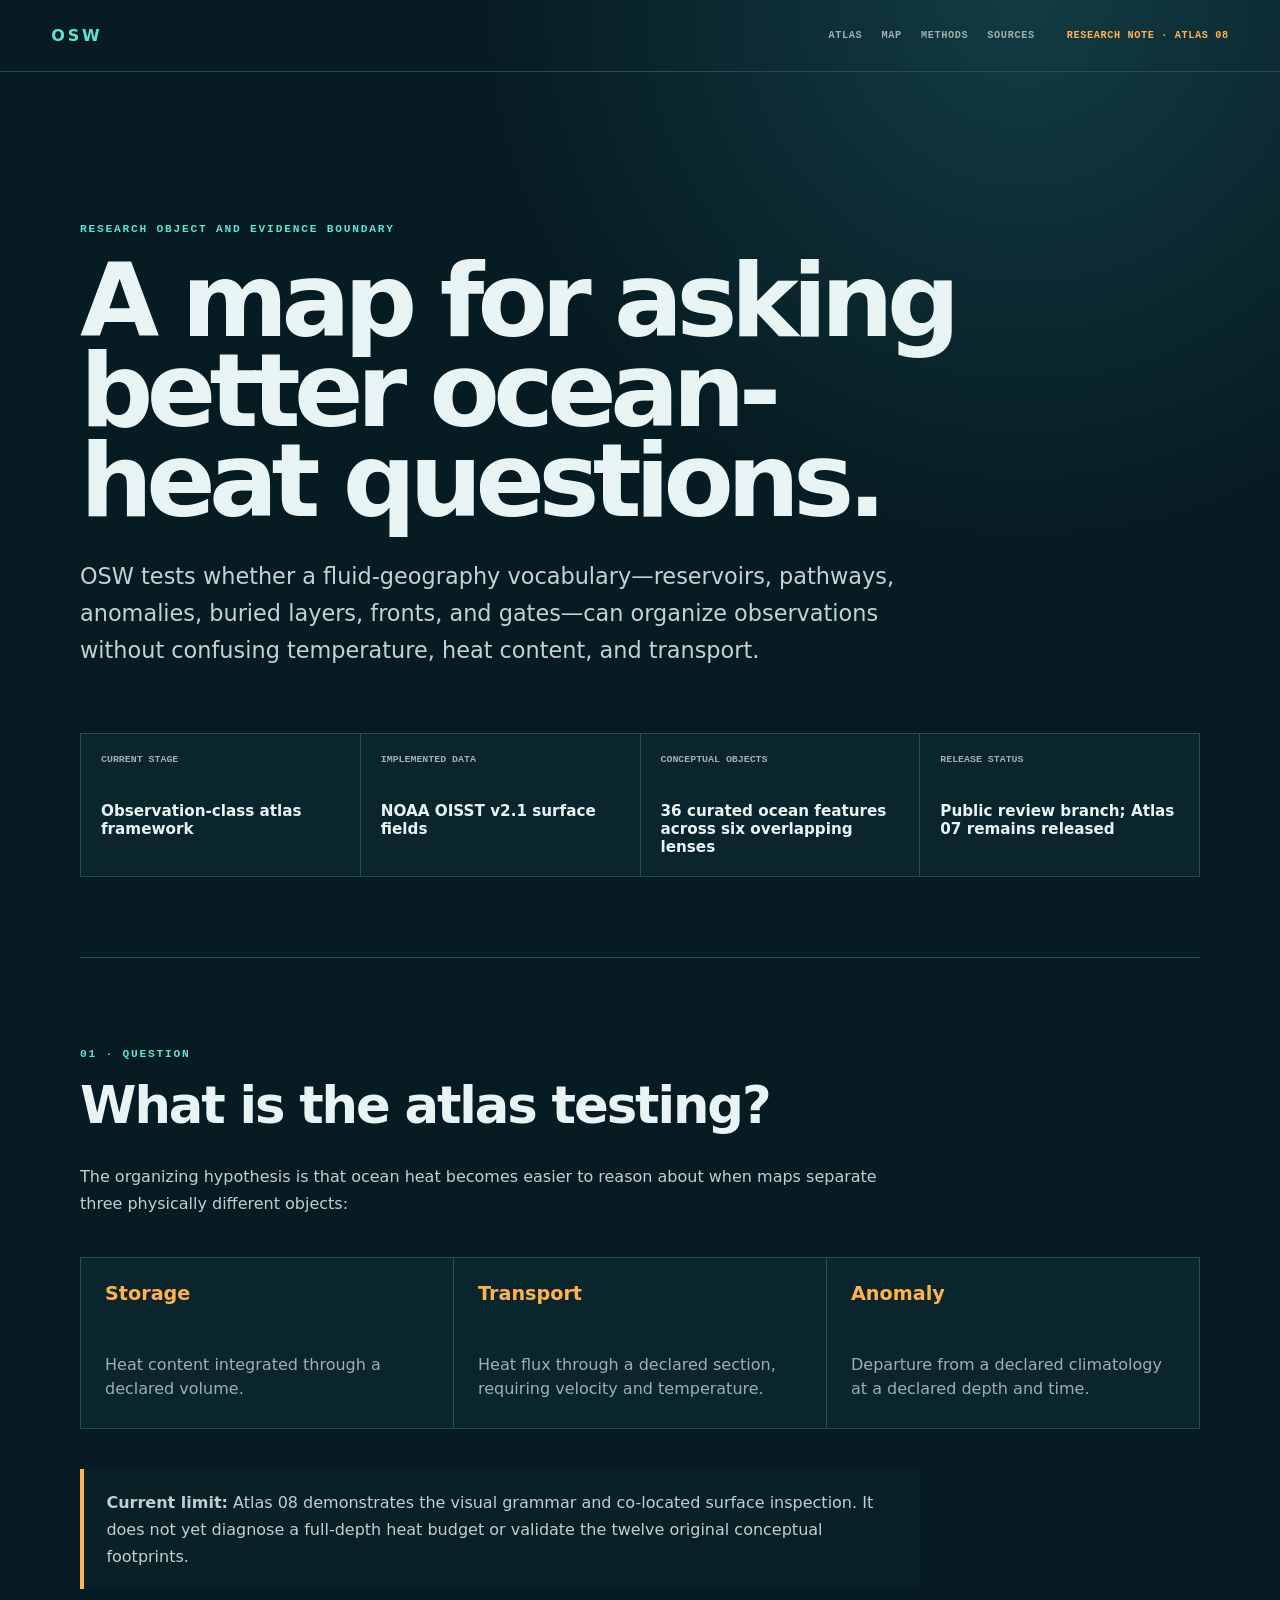
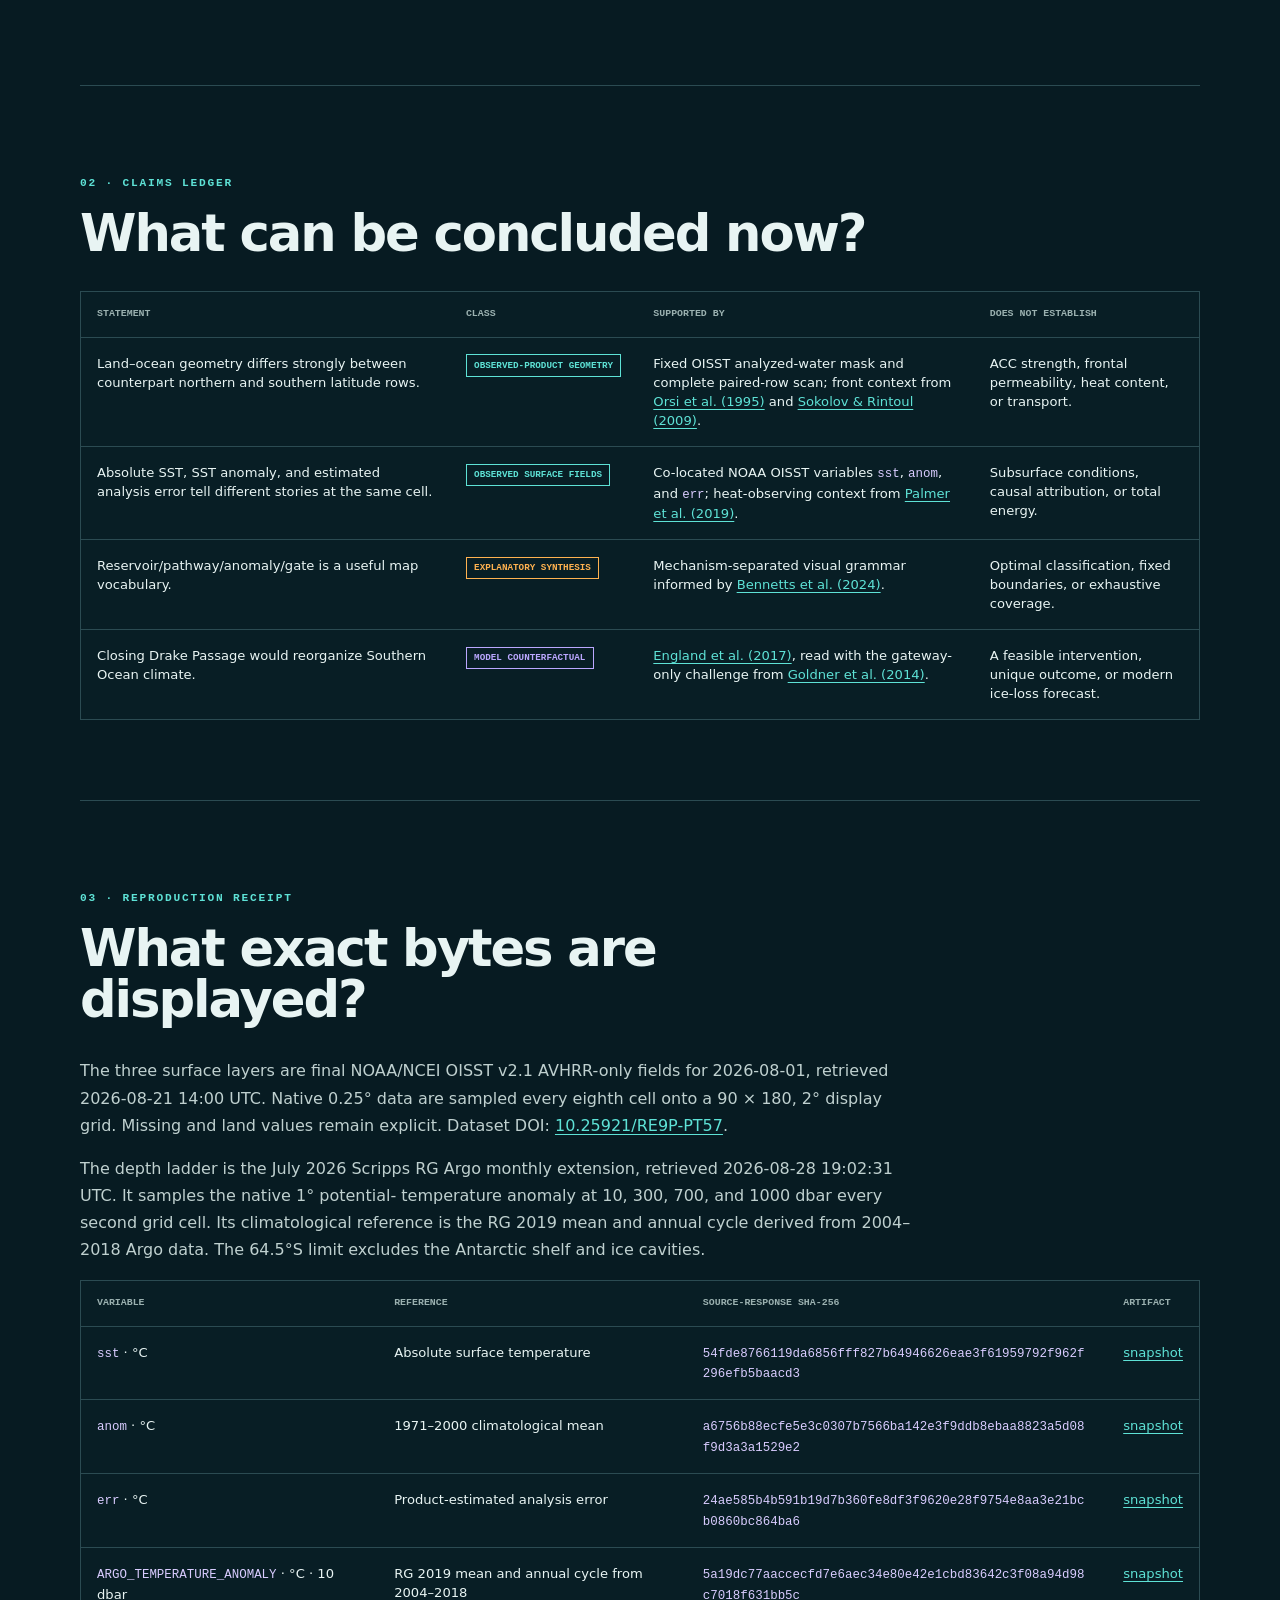
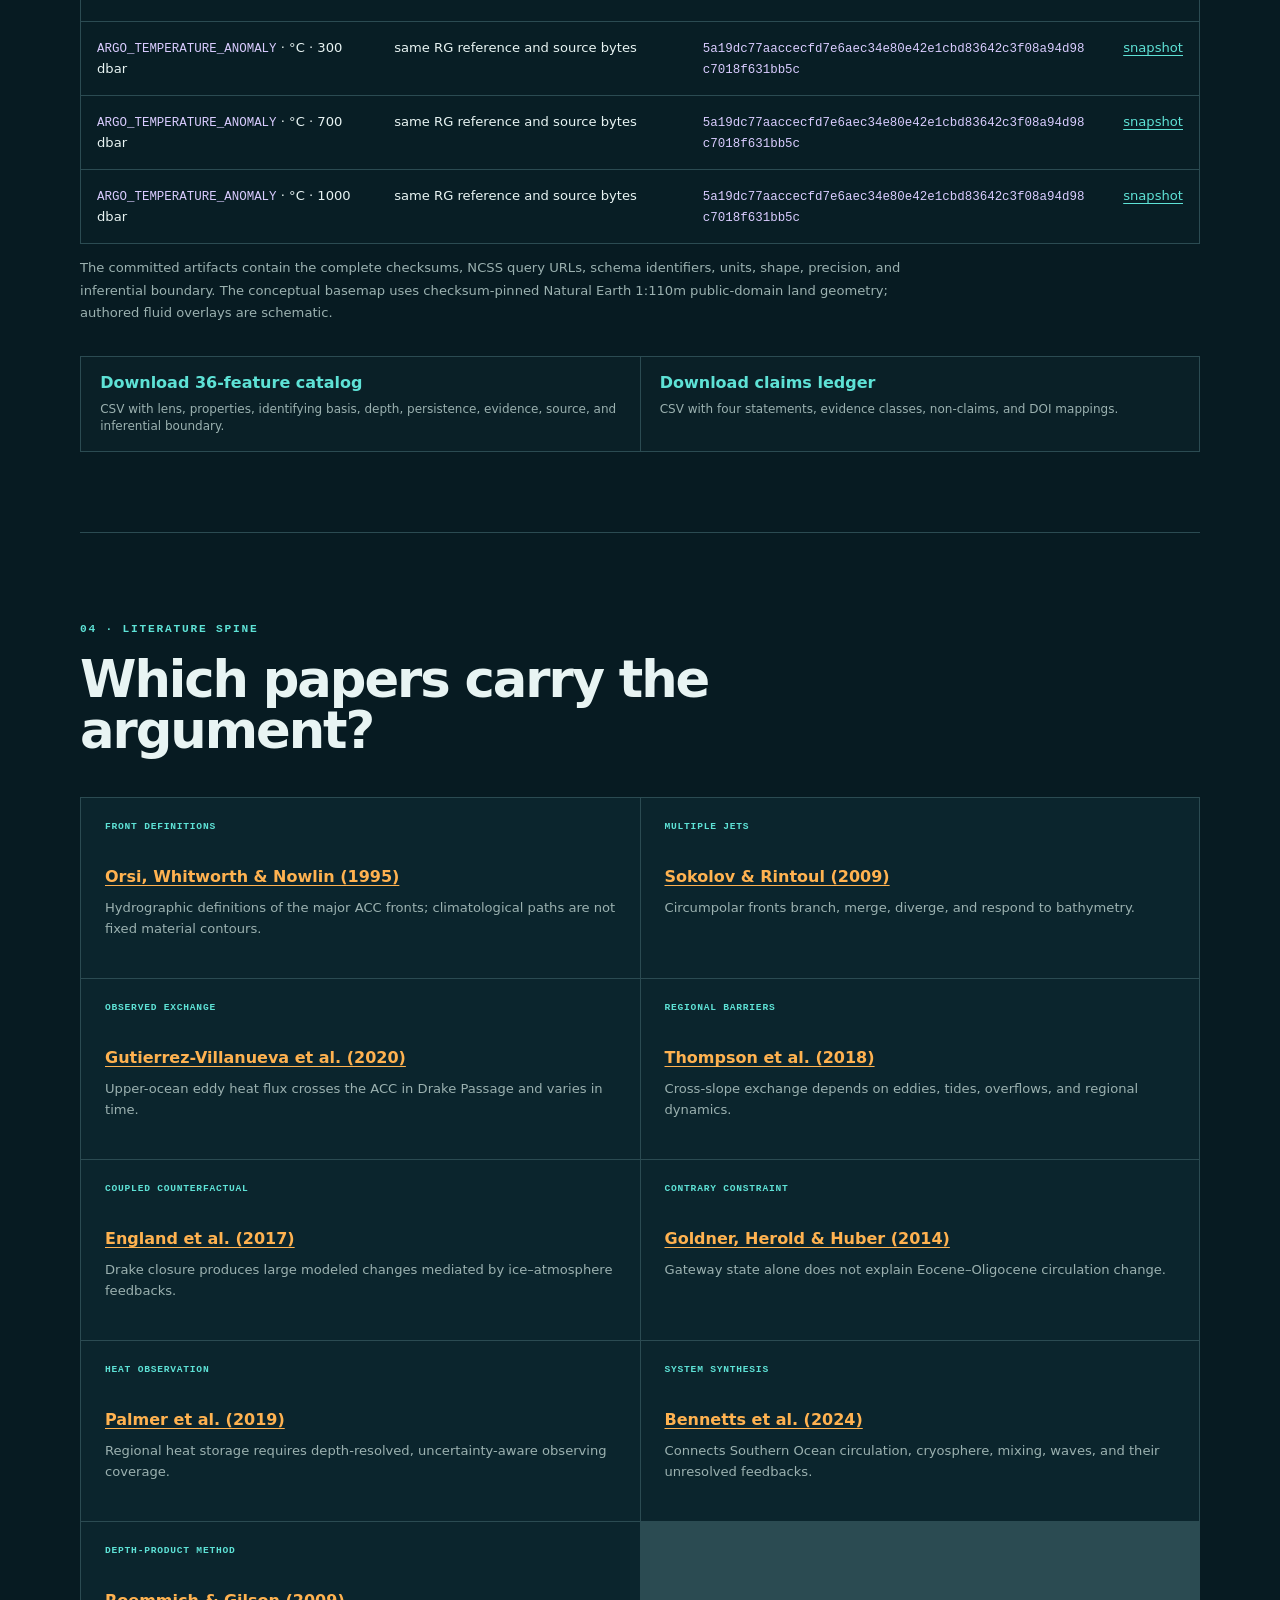
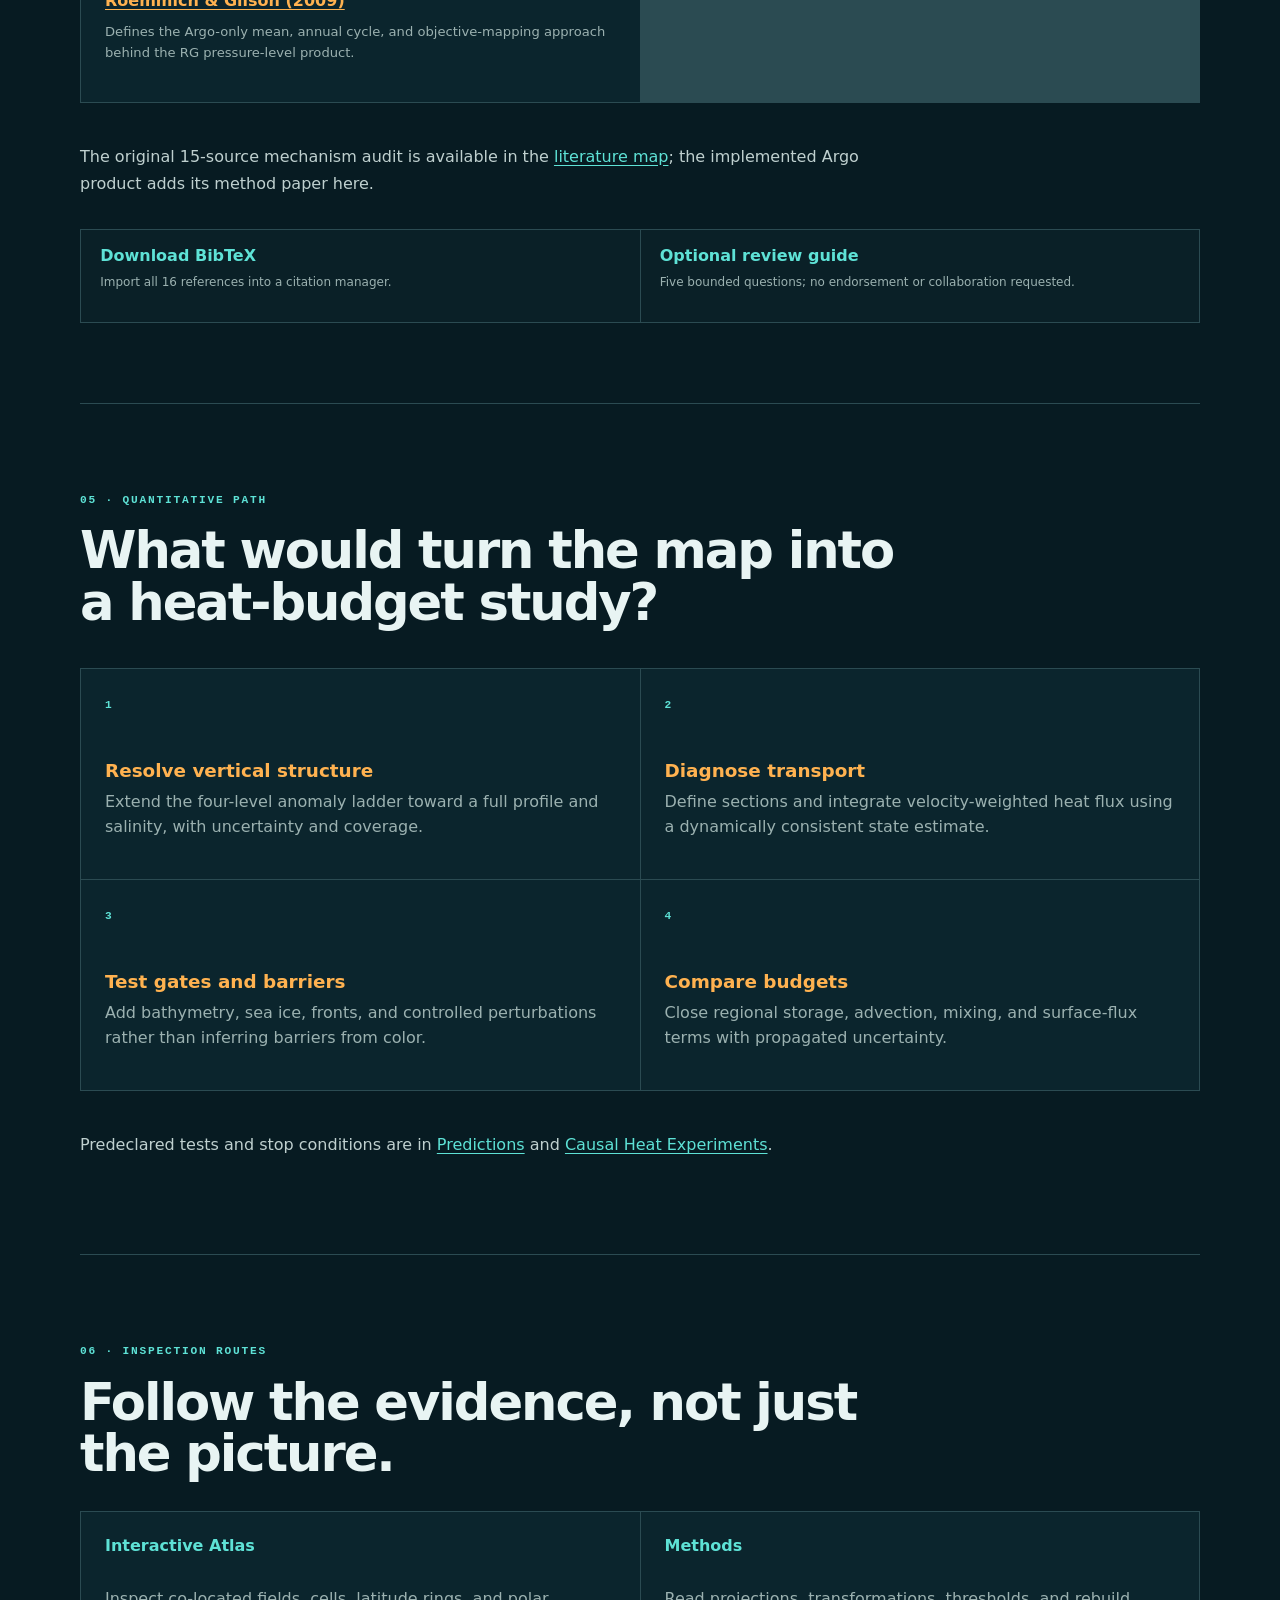
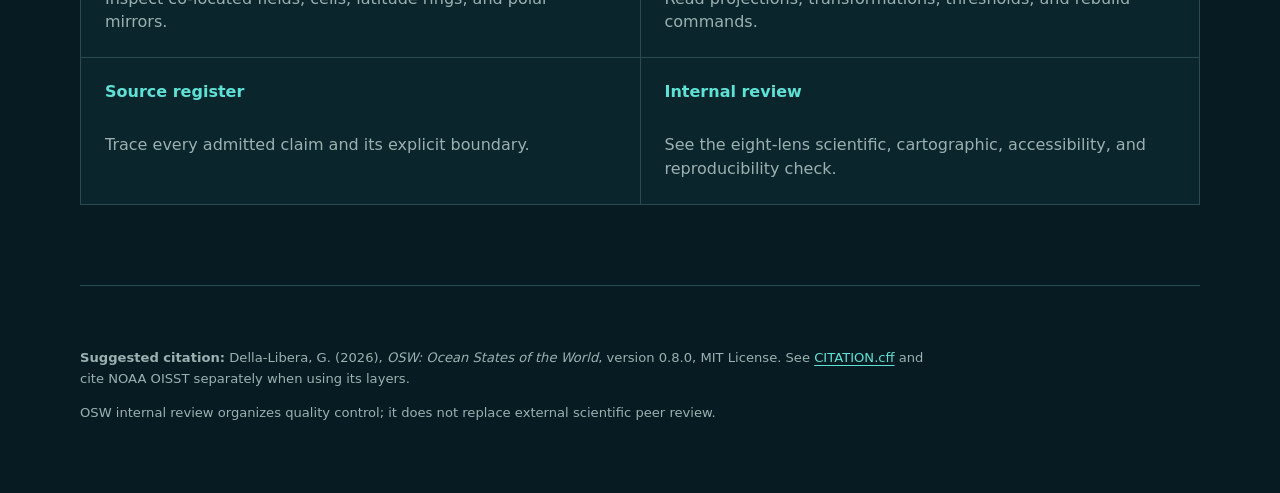
<file: research/index.html>
<!doctype html>
<html lang="en">
<head>
  <meta charset="utf-8">
  <meta name="viewport" content="width=device-width, initial-scale=1">
  <meta name="description" content="Research note for OSW Atlas 08: question, evidence classes, data receipts, limitations, and next tests.">
  <title>OSW Research Note — Atlas 08</title>
  <link rel="stylesheet" href="styles.css">
</head>
<body>
  <header class="topbar">
    <a class="wordmark" href="../README.md">OSW</a>
    <nav aria-label="Project routes">
      <a href="../atlas/">Atlas</a>
      <a href="../figures/osw-fluid-geography.svg">Map</a>
      <a href="../atlas/README.md">Methods</a>
      <a href="../SOURCE-REGISTER.md">Sources</a>
    </nav>
    <span>RESEARCH NOTE · ATLAS 08</span>
  </header>

  <main>
    <article>
      <header class="hero">
        <p class="eyebrow">Research object and evidence boundary</p>
        <h1>A map for asking better ocean-heat questions.</h1>
        <p class="lede">OSW tests whether a fluid-geography vocabulary—reservoirs,
          pathways, anomalies, buried layers, fronts, and gates—can organize
          observations without confusing temperature, heat content, and transport.</p>
        <dl class="status-grid">
          <div><dt>Current stage</dt><dd>Observation-class atlas framework</dd></div>
          <div><dt>Implemented data</dt><dd>NOAA OISST v2.1 surface fields</dd></div>
          <div><dt>Conceptual objects</dt><dd>36 curated ocean features across six overlapping lenses</dd></div>
          <div><dt>Release status</dt><dd>Public review branch; Atlas 07 remains released</dd></div>
        </dl>
      </header>

      <section aria-labelledby="question">
        <p class="section-number">01 · QUESTION</p>
        <h2 id="question">What is the atlas testing?</h2>
        <p>The organizing hypothesis is that ocean heat becomes easier to reason about
          when maps separate three physically different objects:</p>
        <ol class="questions">
          <li><strong>Storage</strong><span>Heat content integrated through a declared volume.</span></li>
          <li><strong>Transport</strong><span>Heat flux through a declared section, requiring velocity and temperature.</span></li>
          <li><strong>Anomaly</strong><span>Departure from a declared climatology at a declared depth and time.</span></li>
        </ol>
        <p class="boundary"><strong>Current limit:</strong> Atlas 08 demonstrates the
          visual grammar and co-located surface inspection. It does not yet diagnose a
          full-depth heat budget or validate the twelve original conceptual footprints.</p>
      </section>

      <section aria-labelledby="claims">
        <p class="section-number">02 · CLAIMS LEDGER</p>
        <h2 id="claims">What can be concluded now?</h2>
        <div class="table-wrap">
          <table>
            <thead><tr><th>Statement</th><th>Class</th><th>Supported by</th><th>Does not establish</th></tr></thead>
            <tbody>
              <tr><td>Land–ocean geometry differs strongly between counterpart northern and southern latitude rows.</td><td><span class="tag observed">Observed-product geometry</span></td><td>Fixed OISST analyzed-water mask and complete paired-row scan; front context from <a href="https://doi.org/10.1016/0967-0637(95)00021-W">Orsi et al. (1995)</a> and <a href="https://doi.org/10.1029/2008JC005108">Sokolov &amp; Rintoul (2009)</a>.</td><td>ACC strength, frontal permeability, heat content, or transport.</td></tr>
              <tr><td>Absolute SST, SST anomaly, and estimated analysis error tell different stories at the same cell.</td><td><span class="tag observed">Observed surface fields</span></td><td>Co-located NOAA OISST variables <code>sst</code>, <code>anom</code>, and <code>err</code>; heat-observing context from <a href="https://doi.org/10.3389/fmars.2019.00416">Palmer et al. (2019)</a>.</td><td>Subsurface conditions, causal attribution, or total energy.</td></tr>
              <tr><td>Reservoir/pathway/anomaly/gate is a useful map vocabulary.</td><td><span class="tag conceptual">Explanatory synthesis</span></td><td>Mechanism-separated visual grammar informed by <a href="https://doi.org/10.1029/2022RG000781">Bennetts et al. (2024)</a>.</td><td>Optimal classification, fixed boundaries, or exhaustive coverage.</td></tr>
              <tr><td>Closing Drake Passage would reorganize Southern Ocean climate.</td><td><span class="tag modeled">Model counterfactual</span></td><td><a href="https://doi.org/10.1175/JCLI-D-15-0554.1">England et al. (2017)</a>, read with the gateway-only challenge from <a href="https://doi.org/10.1038/nature13597">Goldner et al. (2014)</a>.</td><td>A feasible intervention, unique outcome, or modern ice-loss forecast.</td></tr>
            </tbody>
          </table>
        </div>
      </section>

      <section aria-labelledby="receipt">
        <p class="section-number">03 · REPRODUCTION RECEIPT</p>
        <h2 id="receipt">What exact bytes are displayed?</h2>
        <p>The three surface layers are final NOAA/NCEI OISST v2.1 AVHRR-only
          fields for 2026-08-01, retrieved 2026-08-21 14:00 UTC. Native 0.25° data
          are sampled every eighth cell onto a 90 × 180, 2° display grid. Missing and
          land values remain explicit. Dataset DOI:
          <a href="https://doi.org/10.25921/RE9P-PT57">10.25921/RE9P-PT57</a>.</p>
        <p>The depth ladder is the July 2026 Scripps RG Argo monthly extension,
          retrieved 2026-08-28 19:02:31 UTC. It samples the native 1° potential-
          temperature anomaly at 10, 300, 700, and 1000 dbar every second grid cell. Its climatological
          reference is the RG 2019 mean and annual cycle derived from 2004–2018 Argo
          data. The 64.5°S limit excludes the Antarctic shelf and ice cavities.</p>
        <div class="table-wrap">
          <table class="receipts">
            <thead><tr><th>Variable</th><th>Reference</th><th>Source-response SHA-256</th><th>Artifact</th></tr></thead>
            <tbody>
              <tr><td><code>sst</code> · °C</td><td>Absolute surface temperature</td><td><code class="hash">54fde8766119da6856fff827b64946626eae3f61959792f962f296efb5baacd3</code></td><td><a href="../atlas/data/oisst-2026-08-01.js">snapshot</a></td></tr>
              <tr><td><code>anom</code> · °C</td><td>1971–2000 climatological mean</td><td><code class="hash">a6756b88ecfe5e3c0307b7566ba142e3f9ddb8ebaa8823a5d08f9d3a3a1529e2</code></td><td><a href="../atlas/data/oisst-anomaly-2026-08-01.js">snapshot</a></td></tr>
              <tr><td><code>err</code> · °C</td><td>Product-estimated analysis error</td><td><code class="hash">24ae585b4b591b19d7b360fe8df3f9620e28f9754e8aa3e21bcb0860bc864ba6</code></td><td><a href="../atlas/data/oisst-error-2026-08-01.js">snapshot</a></td></tr>
              <tr><td><code>ARGO_TEMPERATURE_ANOMALY</code> · °C · 10 dbar</td><td>RG 2019 mean and annual cycle from 2004–2018</td><td><code class="hash">5a19dc77aaccecfd7e6aec34e80e42e1cbd83642c3f08a94d98c7018f631bb5c</code></td><td><a href="../atlas/data/argo-temperature-anomaly-10dbar-2026-07.js">snapshot</a></td></tr>
              <tr><td><code>ARGO_TEMPERATURE_ANOMALY</code> · °C · 300 dbar</td><td>same RG reference and source bytes</td><td><code class="hash">5a19dc77aaccecfd7e6aec34e80e42e1cbd83642c3f08a94d98c7018f631bb5c</code></td><td><a href="../atlas/data/argo-temperature-anomaly-300dbar-2026-07.js">snapshot</a></td></tr>
              <tr><td><code>ARGO_TEMPERATURE_ANOMALY</code> · °C · 700 dbar</td><td>same RG reference and source bytes</td><td><code class="hash">5a19dc77aaccecfd7e6aec34e80e42e1cbd83642c3f08a94d98c7018f631bb5c</code></td><td><a href="../atlas/data/argo-temperature-anomaly-700dbar-2026-07.js">snapshot</a></td></tr>
              <tr><td><code>ARGO_TEMPERATURE_ANOMALY</code> · °C · 1000 dbar</td><td>same RG reference and source bytes</td><td><code class="hash">5a19dc77aaccecfd7e6aec34e80e42e1cbd83642c3f08a94d98c7018f631bb5c</code></td><td><a href="../atlas/data/argo-temperature-anomaly-1000dbar-2026-07.js">snapshot</a></td></tr>
            </tbody>
          </table>
        </div>
        <p class="fineprint">The committed artifacts contain the complete checksums,
          NCSS query URLs, schema identifiers, units, shape, precision, and inferential
          boundary. The conceptual basemap uses checksum-pinned Natural Earth 1:110m
          public-domain land geometry; authored fluid overlays are schematic.</p>
        <nav class="downloads" aria-label="Machine-readable evidence">
          <a href="zone-catalog.csv" download><strong>Download 36-feature catalog</strong><span>CSV with lens, properties, identifying basis, depth, persistence, evidence, source, and inferential boundary.</span></a>
          <a href="claims-ledger.csv" download><strong>Download claims ledger</strong><span>CSV with four statements, evidence classes, non-claims, and DOI mappings.</span></a>
        </nav>
      </section>

      <section aria-labelledby="literature">
        <p class="section-number">04 · LITERATURE SPINE</p>
        <h2 id="literature">Which papers carry the argument?</h2>
        <div class="literature-grid">
          <article><p>Front definitions</p><h3><a href="https://doi.org/10.1016/0967-0637(95)00021-W">Orsi, Whitworth &amp; Nowlin (1995)</a></h3><span>Hydrographic definitions of the major ACC fronts; climatological paths are not fixed material contours.</span></article>
          <article><p>Multiple jets</p><h3><a href="https://doi.org/10.1029/2008JC005108">Sokolov &amp; Rintoul (2009)</a></h3><span>Circumpolar fronts branch, merge, diverge, and respond to bathymetry.</span></article>
          <article><p>Observed exchange</p><h3><a href="https://doi.org/10.1175/JPO-D-19-0266.1">Gutierrez-Villanueva et al. (2020)</a></h3><span>Upper-ocean eddy heat flux crosses the ACC in Drake Passage and varies in time.</span></article>
          <article><p>Regional barriers</p><h3><a href="https://doi.org/10.1029/2018RG000624">Thompson et al. (2018)</a></h3><span>Cross-slope exchange depends on eddies, tides, overflows, and regional dynamics.</span></article>
          <article><p>Coupled counterfactual</p><h3><a href="https://doi.org/10.1175/JCLI-D-15-0554.1">England et al. (2017)</a></h3><span>Drake closure produces large modeled changes mediated by ice–atmosphere feedbacks.</span></article>
          <article><p>Contrary constraint</p><h3><a href="https://doi.org/10.1038/nature13597">Goldner, Herold &amp; Huber (2014)</a></h3><span>Gateway state alone does not explain Eocene–Oligocene circulation change.</span></article>
          <article><p>Heat observation</p><h3><a href="https://doi.org/10.3389/fmars.2019.00416">Palmer et al. (2019)</a></h3><span>Regional heat storage requires depth-resolved, uncertainty-aware observing coverage.</span></article>
          <article><p>System synthesis</p><h3><a href="https://doi.org/10.1029/2022RG000781">Bennetts et al. (2024)</a></h3><span>Connects Southern Ocean circulation, cryosphere, mixing, waves, and their unresolved feedbacks.</span></article>
          <article><p>Depth-product method</p><h3><a href="https://doi.org/10.1016/j.pocean.2009.03.004">Roemmich &amp; Gilson (2009)</a></h3><span>Defines the Argo-only mean, annual cycle, and objective-mapping approach behind the RG pressure-level product.</span></article>
        </div>
        <p>The original 15-source mechanism audit is available in the <a href="../signals/discover/literature/ocean-heat-geography-citation-spine-literature-2026-08-28.md">literature map</a>; the implemented Argo product adds its method paper here.</p>
        <nav class="downloads" aria-label="Literature resources">
          <a href="../REFERENCES.bib" download><strong>Download BibTeX</strong><span>Import all 16 references into a citation manager.</span></a>
          <a href="../REVIEW-GUIDE.md"><strong>Optional review guide</strong><span>Five bounded questions; no endorsement or collaboration requested.</span></a>
        </nav>
      </section>

      <section aria-labelledby="next">
        <p class="section-number">05 · QUANTITATIVE PATH</p>
        <h2 id="next">What would turn the map into a heat-budget study?</h2>
        <div class="next-grid">
          <article><span>1</span><h3>Resolve vertical structure</h3><p>Extend the four-level anomaly ladder toward a full profile and salinity, with uncertainty and coverage.</p></article>
          <article><span>2</span><h3>Diagnose transport</h3><p>Define sections and integrate velocity-weighted heat flux using a dynamically consistent state estimate.</p></article>
          <article><span>3</span><h3>Test gates and barriers</h3><p>Add bathymetry, sea ice, fronts, and controlled perturbations rather than inferring barriers from color.</p></article>
          <article><span>4</span><h3>Compare budgets</h3><p>Close regional storage, advection, mixing, and surface-flux terms with propagated uncertainty.</p></article>
        </div>
        <p>Predeclared tests and stop conditions are in
          <a href="../PREDICTIONS.md">Predictions</a> and
          <a href="../EXPERIMENTS.md">Causal Heat Experiments</a>.</p>
      </section>

      <section aria-labelledby="inspect">
        <p class="section-number">06 · INSPECTION ROUTES</p>
        <h2 id="inspect">Follow the evidence, not just the picture.</h2>
        <nav class="routes" aria-label="Research inspection routes">
          <a href="../atlas/"><strong>Interactive Atlas</strong><span>Inspect co-located fields, cells, latitude rings, and polar mirrors.</span></a>
          <a href="../atlas/README.md"><strong>Methods</strong><span>Read projections, transformations, thresholds, and rebuild commands.</span></a>
          <a href="../SOURCE-REGISTER.md"><strong>Source register</strong><span>Trace every admitted claim and its explicit boundary.</span></a>
          <a href="../signals/roles/check/ocean-first-fluid-geography-roles-check-2026-08-28.md"><strong>Internal review</strong><span>See the eight-lens scientific, cartographic, accessibility, and reproducibility check.</span></a>
        </nav>
      </section>

      <footer>
        <p><strong>Suggested citation:</strong> Della-Libera, G. (2026),
          <em>OSW: Ocean States of the World</em>, version 0.8.0,
          MIT License. See <a href="../CITATION.cff">CITATION.cff</a> and cite NOAA OISST separately when using its layers.</p>
        <p>OSW internal review organizes quality control; it does not replace external scientific peer review.</p>
      </footer>
    </article>
  </main>
</body>
</html>
</file>
<file: atlas/styles.css>
:root {
  color-scheme: dark;
  --ink: #e8f4f3; --muted: #92aaa9; --deep: #071b22; --panel: #0b252d;
  --line: #28444b; --cyan: #5ee2d6; --warm: #ffb250; --coral: #ff6f61; --violet: #bba7ff;
  font-family: Inter, ui-sans-serif, system-ui, -apple-system, BlinkMacSystemFont, "Segoe UI", sans-serif;
}
* { box-sizing: border-box; }
html { background: var(--deep); scroll-behavior: smooth; }
body { margin: 0; color: var(--ink); background: radial-gradient(circle at 78% 5%, #123b43 0, var(--deep) 33rem); }
a { color: inherit; } button { font: inherit; }
.masthead { min-height: 74px; padding: 0 4vw; display: flex; align-items: center; gap: 24px; border-bottom: 1px solid var(--line); }
.wordmark { color: var(--cyan); font-size: 1rem; font-weight: 900; letter-spacing: .18em; text-decoration: none; }
.masthead p { margin: 0; color: var(--muted); font-size: .82rem; }
.project-nav { display: flex; gap: 1rem; margin-left: auto; }
.project-nav a { min-height: 38px; display: inline-flex; align-items: center; color: var(--muted); font: 750 .64rem/1 ui-monospace, monospace; letter-spacing: .06em; text-decoration: none; text-transform: uppercase; }
.project-nav a:hover, .project-nav a:focus-visible { color: var(--cyan); text-decoration: underline; text-underline-offset: .3rem; }
.edition { color: var(--warm); font: 700 .68rem/1 ui-monospace, monospace; letter-spacing: .12em; }
main { width: min(1500px, 94vw); margin: auto; }
.hero { min-height: 390px; display: flex; align-items: end; justify-content: space-between; gap: 4rem; padding: 5rem 0 3rem; }
.eyebrow { margin: 0 0 1.1rem; color: var(--cyan); font: 800 .72rem/1 ui-monospace, monospace; letter-spacing: .16em; text-transform: uppercase; }
h1 { max-width: 980px; margin: 0; font-size: clamp(3rem, 6.5vw, 7.5rem); line-height: .91; letter-spacing: -.065em; }
.dek { max-width: 750px; margin: 2rem 0 0; color: #bad0cf; font-size: clamp(1rem, 1.5vw, 1.3rem); line-height: 1.55; }
.readout { min-width: 180px; display: grid; gap: .9rem; padding-bottom: .5rem; color: var(--muted); font: .7rem/1.2 ui-monospace, monospace; text-transform: uppercase; }
.readout strong { display: block; color: var(--ink); font-size: 1.8rem; text-transform: none; }
.lenses { display: grid; grid-template-columns: repeat(7, 1fr); border: 1px solid var(--line); border-bottom: 0; }
.lens { min-width: 0; min-height: 70px; padding: 0 1.2rem; border: 0; border-right: 1px solid var(--line); color: var(--muted); background: #0a2027; cursor: pointer; text-align: left; font-weight: 750; letter-spacing: .05em; }
.lens:last-child { border-right: 0; } .lens span { margin-right: .8rem; color: #526c70; font: .68rem ui-monospace, monospace; }
.lens small { display: block; margin: .2rem 0 0 2rem; color: inherit; font: 600 .52rem/1 ui-monospace, monospace; text-transform: uppercase; }
.lens:hover, .lens:focus-visible { background: #11313a; color: var(--ink); }
.lens.active { color: var(--deep); background: var(--cyan); } .lens.active span { color: #1e6765; }
.lens:disabled { cursor: not-allowed; opacity: .38; }
.geography-filters { display: grid; grid-template-columns: minmax(15rem, 1.5fr) repeat(3, minmax(9rem, .7fr)) auto; gap: 1px; margin: 0; border: 1px solid var(--line); background: var(--line); }
.geography-filters > * { min-height: 58px; margin: 0; padding: .65rem .85rem; border: 0; color: var(--muted); background: #0a2027; }
.geography-filters p { display: flex; flex-direction: column; justify-content: center; }
.geography-filters p strong { color: var(--cyan); font: 800 .62rem/1.2 ui-monospace, monospace; letter-spacing: .1em; }
.geography-filters p span, .geography-filters label { font: 650 .56rem/1.3 ui-monospace, monospace; text-transform: uppercase; }
.geography-filters select { display: block; width: 100%; margin-top: .3rem; border: 0; color: var(--ink); background: #11313a; font: 700 .68rem ui-monospace, monospace; }
.geography-filters button { color: var(--deep); background: var(--warm); cursor: pointer; font: 800 .62rem ui-monospace, monospace; text-transform: uppercase; }
.geography-filters output { grid-column: 1 / -1; min-height: 34px; padding: .55rem .85rem; color: var(--ink); font: 650 .62rem/1.3 ui-monospace, monospace; }
.legacy-studies { display: flex; gap: 1rem; padding: .7rem .85rem; border: 1px solid var(--line); border-top: 0; color: var(--muted); font: 700 .6rem/1.3 ui-monospace, monospace; text-transform: uppercase; }
.legacy-studies a { color: var(--cyan); }
.feature-legend { display: flex; gap: 1.25rem; padding: .65rem .85rem; border: 1px solid var(--line); border-top: 0; color: var(--muted); background: #06171c; font: 700 .57rem/1 ui-monospace, monospace; }
.feature-legend span { display: flex; align-items: center; gap: .4rem; }
.feature-legend span::before { width: 11px; height: 11px; border: 2px solid #fff; border-radius: 50%; background: var(--cyan); content: ""; }
.feature-legend span[data-lens="flows"]::before { border-radius: 35% 65%; background: var(--warm); }
.feature-legend span[data-lens="edges"]::before { border-radius: 0; rotate: 45deg; background: var(--coral); }
.feature-legend span[data-lens="floor"]::before { border-radius: 0; clip-path: polygon(50% 0,100% 100%,0 100%); background: #9ab8b8; }
.feature-legend span[data-lens="life"]::before { border-radius: 50% 50% 15% 50%; background: #80d18a; }
.feature-legend span[data-lens="events"]::before { border-style: dashed; background: var(--coral); }
.atlas-shell { display: grid; grid-template-columns: minmax(0, 2.15fr) minmax(310px, .85fr); border: 1px solid var(--line); background: #06171c; }
.map-panel { min-width: 0; border-right: 1px solid var(--line); }
.map-modes { display: grid; grid-template-columns: repeat(5, 1fr); border-bottom: 1px solid var(--line); background: #071b22; }
.map-mode { min-height: 44px; border: 0; border-right: 1px solid var(--line); color: var(--muted); background: transparent; cursor: pointer; font: 700 .64rem/1 ui-monospace, monospace; letter-spacing: .08em; text-transform: uppercase; }
.map-mode:last-child { border-right: 0; }
.map-mode:hover, .map-mode:focus-visible { color: var(--ink); background: #11313a; }
.map-mode.active { color: var(--deep); background: var(--warm); }
.argo-depths { display: grid; grid-template-columns: 1.2fr repeat(4, 1fr); border-bottom: 1px solid var(--line); background: #0d2931; }
.argo-depths[hidden] { display: none; }
.argo-depths > span, .argo-depths button { min-height: 48px; padding: .55rem .8rem; border: 0; border-right: 1px solid var(--line); }
.argo-depths > span { display: flex; align-items: center; color: var(--cyan); font: 800 .58rem/1 ui-monospace, monospace; letter-spacing: .1em; }
.argo-depths button { color: var(--muted); background: transparent; cursor: pointer; font: 800 .65rem/1 ui-monospace, monospace; }
.argo-depths button:last-child { border-right: 0; }
.argo-depths button small { display: block; margin-top: .3rem; color: inherit; font-size: .48rem; font-weight: 600; text-transform: uppercase; }
.argo-depths button:hover, .argo-depths button:focus-visible { color: var(--ink); background: #153a43; }
.argo-depths button[aria-pressed="true"] { color: var(--deep); background: var(--cyan); }
.conceptual-views { display: grid; grid-template-columns: 1.1fr repeat(3, 1fr); border-bottom: 1px solid var(--line); background: #0d2931; }
.conceptual-views[hidden] { display: none; }
.conceptual-views > span, .conceptual-views button { min-height: 48px; padding: .55rem .8rem; border: 0; border-right: 1px solid var(--line); }
.conceptual-views > span { display: flex; align-items: center; color: var(--cyan); font: 800 .58rem/1 ui-monospace, monospace; letter-spacing: .1em; }
.conceptual-views button { color: var(--muted); background: transparent; cursor: pointer; font: 800 .65rem/1 ui-monospace, monospace; text-transform: uppercase; }
.conceptual-views button:last-child { border-right: 0; }
.conceptual-views button small { display: block; margin-top: .3rem; color: inherit; font-size: .48rem; font-weight: 600; }
.conceptual-views button:hover, .conceptual-views button:focus-visible { color: var(--ink); background: #153a43; }
.conceptual-views button[aria-pressed="true"] { color: var(--deep); background: var(--warm); }
.province-controls { display:flex; align-items:center; justify-content:space-between; gap:1rem; min-height:52px; padding:.55rem .8rem; border-bottom:1px solid var(--line); background:#081c22; }
.province-controls p { margin:0; color:var(--muted); font:.62rem/1.35 ui-monospace,monospace; }
.province-controls strong { margin-right:.8rem; color:var(--cyan); letter-spacing:.1em; }
.province-controls label { display:flex; align-items:center; gap:.55rem; margin-left:auto; color:var(--muted); font:800 .58rem ui-monospace,monospace; text-transform:uppercase; }
.province-controls select { min-height:36px; max-width:18rem; padding:.45rem 2rem .45rem .6rem; border:1px solid var(--line); color:var(--ink); background:#06171c; font:700 .65rem ui-monospace,monospace; }
.province-controls button { min-height:36px; padding:.55rem .75rem; border:1px solid var(--warm); color:var(--deep); background:var(--warm); cursor:pointer; font:800 .58rem ui-monospace,monospace; text-transform:uppercase; }
.province-controls button:disabled { border-color:var(--line); color:#668083; background:transparent; cursor:default; }
.province-controls button:focus-visible { outline:3px solid var(--cyan); outline-offset:2px; }
.map-stage { position: relative; overflow: hidden; aspect-ratio: 1600 / 1050; background: #e9e6dd; }
.map-viewport { position:absolute; inset:0; transform-origin:0 0; transition:transform .45s cubic-bezier(.2,.75,.25,1); }
.province-map-host { position:absolute; inset:0; z-index:1; }
.province-map-host > img,.province-map-host > svg { display:block; width:100%; height:100%; }
.province-map-host .province { cursor:zoom-in; }
.province-map-host.quiet .province path { fill:#bfcac7 !important; stroke:#5c7478 !important; stroke-width:2 !important; }
.province-map-host.quiet .province-labels { opacity:.48; }
.province-map-host.shape-only .province path { fill:#d7dfdc !important; stroke:transparent !important; }
.province-map-host.shape-only .province-labels,.province-map-host.shape-only .province-labels[hidden] { display:none !important; }
.province-map-host.shape-only .land-outline { stroke:#71898a !important; stroke-width:2 !important; opacity:.52; }
.province-map-host.observed-overlay { pointer-events:none; z-index:4; }
.province-map-host.observed-overlay .map-field { fill:transparent !important; }
.province-map-host.observed-overlay .province path { fill:transparent !important; stroke:rgb(7 27 34 / .62) !important; stroke-width:2 !important; }
.province-map-host.observed-overlay .province-labels { display:none; }
.province-map-host.observed-overlay .land-outline { stroke:rgb(255 255 255 / .38) !important; }
.feature-shape-host { position:absolute; inset:0; z-index:5; }
.feature-shape-host > img,.feature-shape-host > svg { display:block; width:100%; height:100%; }
.feature-shape-host[hidden] { display:none; }
.feature-label-layer { pointer-events:none; }
.feature-label-leader { fill:none; stroke:#173942; stroke-width:1.5; stroke-dasharray:3 3; opacity:.82; vector-effect:non-scaling-stroke; }
.feature-label { fill:#08242b; stroke:#eff2e2; stroke-width:5; paint-order:stroke fill; font:900 16px/1 ui-monospace,monospace; letter-spacing:.035em; text-anchor:middle; }
.feature-label.selected { fill:#8b311d; font-size:18px; }
.province-map-host.shape-only + .feature-shape-host .feature-label { stroke-width:7; }
.ocean-basin-labels { position: absolute; inset: 0; z-index:3; pointer-events: none; color: rgb(7 27 34 / .62); font: 900 .57rem/1 ui-monospace, monospace; letter-spacing: .15em; text-shadow: 0 1px 2px rgb(255 255 255 / .8); }
.ocean-basin-labels span { position: absolute; translate: -50% -50%; }
.ocean-basin-labels .np { left: 12%; top: 34%; } .ocean-basin-labels .sp { left: 13%; top: 61%; }
.ocean-basin-labels .na { left: 43%; top: 28%; } .ocean-basin-labels .sa { left: 43%; top: 57%; }
.ocean-basin-labels .io { left: 68%; top: 55%; } .ocean-basin-labels .so { left: 53%; top: 77%; } .ocean-basin-labels .ao { left: 56%; top: 10%; }
.map-stage.observed { background: #06171c; }
#sst-canvas { position:absolute; left:3.75%; top:8.5714%; z-index:2; display:block; width:92.5%; height:70.4762%; cursor:crosshair; image-rendering:pixelated; }
.map-reference-labels { position: absolute; inset: 0; z-index:6; pointer-events: none; color: #071b22; font: 900 .56rem/1 ui-monospace, monospace; letter-spacing: .08em; text-shadow: 0 1px 2px rgb(255 255 255 / .9); }
.map-reference-labels span { position: absolute; translate: -50% -50%; }
.map-reference-labels .basin { padding: .28rem .4rem; background: rgb(239 242 226 / .68); }
.map-reference-labels .pacific { left: 17%; top: 51%; } .map-reference-labels .atlantic { left: 51%; top: 46%; } .map-reference-labels .indian { left: 69%; top: 55%; }
.map-reference-labels .latitude { left: 1.5rem; translate: 0 -50%; }
.map-reference-labels .north-30 { top: 32.06%; } .map-reference-labels .equator { top: 43.81%; } .map-reference-labels .south-30 { top: 55.56%; }
.map-reference-labels .longitude { bottom: 20.95%; translate: -50% 0; }
.map-reference-labels .west-90 { left: 26.875%; } .map-reference-labels .prime { left: 50%; } .map-reference-labels .east-90 { left: 73.125%; }
.observed-stamp { position: absolute; z-index:8; top: 18px; left: 18px; padding: 10px 13px; color: var(--deep); background: rgb(239 242 226 / .9); box-shadow: 0 5px 20px rgb(0 0 0 / .2); }
.observed-stamp strong, .observed-stamp span { display: block; }
.observed-stamp strong { font: 900 .66rem/1 ui-monospace, monospace; letter-spacing: .08em; }
.observed-stamp span { margin-top: 5px; font: .56rem/1 ui-monospace, monospace; }
.temperature-key { display: grid; gap: 6px; padding: 11px 18px 0; color: var(--muted); font: .62rem ui-monospace, monospace; }
.temperature-key i { height: 10px; background: linear-gradient(90deg, #d8f4ff, #8dd3e8, #2b9cbd, #38b68a, #f2cf5b, #f07842, #b92735); }
.temperature-ticks { display: flex; justify-content: space-between; }
.temperature-key.anomaly i { background: linear-gradient(90deg, #233b83, #3d77b8, #9bcbe1, #eee9d8, #f1bb78, #cf5b47, #7c2345); }
.temperature-key.error i { background: linear-gradient(90deg, #f4f1de, #b8d8ba, #6eb6a7, #dfb35c, #b84c4c, #632c55); }
#conceptual-map[hidden], #sst-canvas[hidden], .observed-stamp[hidden], .temperature-key[hidden] { display: none; }
.map-note { margin: 0; padding: 13px 18px; color: var(--muted); font: .66rem/1.4 ui-monospace, monospace; text-transform: uppercase; }
.how-explore { border-bottom:1px solid var(--line); background:#081c22; }
.how-explore summary { min-height:44px; padding:.85rem 1rem; color:var(--cyan); cursor:pointer; font:800 .62rem/1.3 ui-monospace,monospace; letter-spacing:.08em; text-transform:uppercase; }
.how-explore summary:focus-visible { outline:3px solid var(--warm); outline-offset:-3px; }
.how-explore > div { display:grid; grid-template-columns:repeat(3,1fr); gap:1px; padding:1px; background:var(--line); }
.how-explore p { margin:0; padding:.8rem; color:var(--muted); background:#0b252c; font-size:.68rem; line-height:1.45; }
.how-explore strong { display:block; margin-bottom:.25rem; color:var(--ink); font:900 .61rem/1 ui-monospace,monospace; text-transform:uppercase; }
.map-note span { display: inline-block; width: 7px; height: 7px; margin-right: 8px; border-radius: 50%; background: var(--warm); }
.relation-panel { margin:0 18px 18px; padding:14px; border:1px solid var(--line); background:#081c22; }
.relation-heading { display:flex; align-items:center; justify-content:space-between; gap:1rem; }
.relation-heading .eyebrow { margin:0 0 .35rem; }
.relation-heading h3 { margin:0; color:var(--ink); font-size:1rem; }
.relation-actions { display:flex; flex-wrap:wrap; gap:.5rem; }
.relation-actions button,.relation-buttons button { min-height:40px; border:1px solid var(--cyan); color:var(--cyan); background:transparent; cursor:pointer; font:800 .58rem/1.2 ui-monospace,monospace; text-transform:uppercase; }
.relation-actions button { padding:.55rem .7rem; }
.relation-actions button:disabled { border-color:var(--line); color:#668083; cursor:default; }
.relation-actions button:focus-visible,.relation-buttons button:focus-visible { outline:3px solid var(--warm); outline-offset:2px; }
#relation-summary { margin:.8rem 0; color:var(--ink); font:.72rem/1.5 ui-monospace,monospace; }
.relation-lists { display:grid; grid-template-columns:1fr 1fr; gap:1rem; }
.relation-lists h4 { margin:.3rem 0 .5rem; color:var(--muted); font:900 .58rem/1 ui-monospace,monospace; letter-spacing:.1em; text-transform:uppercase; }
.relation-buttons { display:flex; flex-wrap:wrap; gap:.35rem; min-height:40px; }
.relation-buttons button { padding:.45rem .55rem; text-align:left; text-transform:none; }
.relation-buttons button.near { border-style:dashed; color:var(--muted); }
.relation-method { margin:.8rem 0 0; padding-top:.7rem; border-top:1px solid var(--line); color:var(--muted); font:.58rem/1.45 ui-monospace,monospace; text-transform:uppercase; }
.feature-shape.relation-muted { opacity:.19; }
.feature-shape.related > :not(title):not(.hit) { filter:drop-shadow(0 0 5px #fff4d7); }
.feature-shape.near-contact > :not(title):not(.hit) { stroke-dasharray:4 7 !important; }
.province.relation-muted { opacity:.38; }
.province.related path { stroke:#ff9f43 !important; stroke-width:5 !important; }
.province.near-contact path { stroke:#ff9f43 !important; stroke-width:4 !important; stroke-dasharray:8 7 !important; }
.conceptual-actions { display: flex; align-items: flex-start; justify-content: space-between; gap: 1rem; padding: 0 18px 18px; }
.conceptual-actions[hidden] { display: none; }
.conceptual-actions > a, .zone-directory summary { color: var(--cyan); font: 800 .66rem/1.3 ui-monospace, monospace; text-transform: uppercase; }
.zone-directory { width: min(25rem, 100%); }
.zone-directory summary { min-height: 42px; cursor: pointer; text-align: right; }
.zone-directory summary:focus-visible, .zone-directory button:focus-visible, .conceptual-actions > a:focus-visible { outline: 3px solid var(--cyan); outline-offset: 2px; }
.zone-directory ol { display: grid; grid-template-columns: 1fr 1fr; gap: 1px; margin: .6rem 0 0; padding: 1px; list-style: none; background: var(--line); }
.zone-directory li { min-width: 0; }
.zone-directory button { width: 100%; min-height: 44px; padding: .65rem; border: 0; color: var(--ink); background: var(--deep); cursor: pointer; text-align: left; font-size: .72rem; }
.zone-directory button span { color: var(--warm); font: 800 .62rem ui-monospace, monospace; }
.zone-directory button small { display:block; margin-top:.3rem; color:var(--muted); font:800 .52rem/1 ui-monospace,monospace; letter-spacing:.06em; }
.map-data-summary { margin: 14px 18px 18px; padding: 16px; border: 1px solid var(--line); background: #081c22; }
.map-data-summary h3 { margin: 0; color: var(--cyan); font: 800 .7rem/1 ui-monospace, monospace; letter-spacing: .1em; text-transform: uppercase; }
.map-data-summary p { margin: .7rem 0 0; color: var(--muted); font-size: .72rem; line-height: 1.45; }
.map-data-summary .map-insight { margin: .9rem 0; padding: 1rem; border-left: 3px solid var(--warm); color: var(--ink); background: #06171c; font-size: .86rem; line-height: 1.55; }
.summary-table-wrap { margin-top: 1rem; overflow-x: auto; }
.map-data-summary table { width: 100%; border-collapse: collapse; font-size: .7rem; }
.map-data-summary caption { padding: 0 0 .6rem; color: var(--muted); text-align: left; }
.map-data-summary th, .map-data-summary td { padding: .55rem .5rem; border-top: 1px solid var(--line); text-align: left; white-space: nowrap; }
.map-data-summary th { color: var(--ink); }
.coordinate-probe { margin-top: 1.2rem; }
.coordinate-probe fieldset { margin: 0; padding: 1rem; border: 1px solid var(--line); }
.coordinate-probe legend { padding: 0 .4rem; color: var(--warm); font: 800 .68rem/1 ui-monospace, monospace; letter-spacing: .08em; text-transform: uppercase; }
.coordinate-probe p { margin-top: 0; }
.probe-controls { display: grid; grid-template-columns: 1fr 1fr auto; gap: .75rem; align-items: end; }
.probe-controls label { color: var(--muted); font: 700 .62rem/1.3 ui-monospace, monospace; text-transform: uppercase; }
.probe-controls input { width: 100%; min-height: 42px; margin-top: .35rem; padding: .55rem .65rem; border: 1px solid var(--line); border-radius: 0; color: var(--ink); background: var(--deep); font: 700 .8rem ui-monospace, monospace; }
.probe-controls button { min-height: 42px; padding: .6rem .9rem; border: 1px solid var(--warm); color: var(--deep); background: var(--warm); cursor: pointer; font: 800 .62rem ui-monospace, monospace; text-transform: uppercase; }
.probe-controls input:focus-visible, .probe-controls button:focus-visible { outline: 3px solid var(--cyan); outline-offset: 2px; }
#probe-result { display: block; min-height: 3rem; margin-top: .9rem; padding: .75rem; border-left: 3px solid var(--cyan); color: var(--ink); background: #06171c; font: .72rem/1.55 ui-monospace, monospace; }
.ring-comparison { margin-top: 1.2rem; padding: 1rem; border: 1px solid var(--line); }
.ring-comparison[hidden] { display: none; }
.ring-heading { display: grid; grid-template-columns: minmax(0, 1fr) auto; gap: 1.5rem; align-items: end; }
.ring-heading h3 { color: var(--warm); }
.ring-heading p { max-width: 54rem; }
.ring-form { display: flex; gap: .65rem; align-items: end; }
.ring-form label { color: var(--muted); font: 700 .62rem/1.3 ui-monospace, monospace; text-transform: uppercase; }
.ring-form label span { display: flex; align-items: center; gap: .4rem; margin-top: .35rem; color: var(--ink); }
.ring-form input { width: 6rem; min-height: 42px; padding: .55rem .65rem; border: 1px solid var(--line); border-radius: 0; color: var(--ink); background: var(--deep); font: 700 .8rem ui-monospace, monospace; }
.ring-form button { min-height: 42px; padding: .6rem .9rem; border: 1px solid var(--warm); color: var(--deep); background: var(--warm); cursor: pointer; font: 800 .62rem ui-monospace, monospace; text-transform: uppercase; }
.ring-form input:focus-visible, .ring-form button:focus-visible { outline: 3px solid var(--cyan); outline-offset: 2px; }
#ring-summary { display: block; min-height: 3rem; margin-top: 1rem; padding: .75rem; border-left: 3px solid var(--violet); color: var(--ink); background: #06171c; font: .72rem/1.55 ui-monospace, monospace; }
.ring-strips { display: grid; gap: .7rem; margin-top: 1rem; }
.ring-strips figure { display: grid; grid-template-columns: 9rem minmax(0, 1fr); align-items: center; gap: .75rem; margin: 0; }
.ring-strips figcaption { color: var(--muted); font: 700 .62rem/1.3 ui-monospace, monospace; text-transform: uppercase; }
.ring-strips canvas { display: block; width: 100%; height: 32px; border: 1px solid var(--line); image-rendering: pixelated; background: #c8bda5; }
.ring-table td:last-child { white-space: normal; }
.ring-workbench { margin-top: 1rem; }
.ring-workbench > summary { min-height: 46px; padding: .85rem; border: 1px solid var(--line); color: var(--cyan); cursor: pointer; font: 800 .68rem/1.4 ui-monospace, monospace; text-transform: uppercase; }
.ring-workbench > summary:focus-visible { outline: 3px solid var(--cyan); outline-offset: 2px; }
.ring-workbench-body { padding-top: 1rem; }
.advanced-diagnostics { margin-top: 1.4rem; }
.advanced-diagnostics > summary { min-height: 48px; padding: .9rem; border: 1px solid var(--line); color: var(--warm); cursor: pointer; font: 800 .68rem/1.4 ui-monospace, monospace; text-transform: uppercase; }
.advanced-diagnostics > summary:focus-visible { outline: 3px solid var(--cyan); outline-offset: 2px; }
.advanced-diagnostics-body { padding: 0 .3rem; }
.polar-mirror-section { margin-top: 1.4rem; padding-top: 1.2rem; border-top: 1px solid var(--line); }
.polar-mirror-section h4 { margin: 0; color: var(--cyan); font: 800 .7rem/1 ui-monospace, monospace; letter-spacing: .1em; text-transform: uppercase; }
.polar-mirrors { display: grid; grid-template-columns: 1fr 1fr; gap: 1rem; margin-top: 1rem; }
.polar-mirrors figure { margin: 0; }
.polar-mirrors figcaption { margin-bottom: .5rem; color: var(--muted); font: 700 .62rem/1.3 ui-monospace, monospace; text-align: center; text-transform: uppercase; }
.polar-mirrors canvas { display: block; width: 100%; height: auto; border: 1px solid var(--line); background: #06171c; }
#polar-method, #polar-summary { padding: 0 .2rem; }
#polar-summary { color: var(--ink); }
.continuity-ladder { margin-top: 1.4rem; padding-top: 1.2rem; border-top: 1px solid var(--line); }
.continuity-ladder h4 { margin: 0; color: var(--cyan); font: 800 .7rem/1 ui-monospace, monospace; letter-spacing: .1em; text-transform: uppercase; }
.ladder-legend { display: flex; gap: 1.5rem; margin-top: 1rem; color: var(--muted); font: 700 .62rem/1.3 ui-monospace, monospace; text-transform: uppercase; }
.ladder-legend span { display: flex; align-items: center; gap: .5rem; }
.ladder-legend span::before { width: 2.5rem; border-top: 3px solid var(--cyan); content: ""; }
.ladder-legend .south-line::before { border-color: var(--coral); border-top-style: dashed; }
#continuity-chart { display: block; width: 100%; height: auto; margin-top: .75rem; border: 1px solid var(--line); background: #06171c; }
#continuity-method, #continuity-summary { padding: 0 .2rem; }
#continuity-summary { color: var(--ink); }
.continuity-ladder details { margin-top: 1rem; }
.continuity-ladder summary { min-height: 42px; padding: .75rem; border: 1px solid var(--line); color: var(--warm); cursor: pointer; font: 800 .65rem/1.3 ui-monospace, monospace; text-transform: uppercase; }
.continuity-ladder summary:focus-visible { outline: 3px solid var(--cyan); outline-offset: 2px; }
.continuity-table { min-width: 760px; }
.zone-panel { min-height: 620px; padding: clamp(1.5rem, 3vw, 3.5rem); display: flex; flex-direction: column; }
.atlas-shell.observed-mode .zone-panel { position: sticky; top: 1rem; align-self: start; min-height: min(720px, calc(100vh - 2rem)); }
.atlas-shell.observed-mode { gap: 1rem; border: 0; background: transparent; }
.atlas-shell.observed-mode .map-panel, .atlas-shell.observed-mode .zone-panel { border: 1px solid var(--line); background: #06171c; }
.zone-index { margin: 0 0 2.2rem; color: var(--cyan); font: 800 .68rem/1 ui-monospace, monospace; letter-spacing: .14em; }
.zone-panel h2 { margin: 0; font-size: clamp(2rem, 3vw, 4rem); line-height: .95; letter-spacing: -.045em; }
.zone-kind { margin: .8rem 0 0; color: var(--warm); font: 700 .72rem/1.4 ui-monospace, monospace; text-transform: uppercase; }
.zone-tools { display:flex; flex-wrap:wrap; align-items:center; gap:.65rem; margin-top:1.1rem; }
.evidence-badge { padding:.48rem .58rem; border:2px solid currentColor; color:var(--cyan); font:900 .58rem/1 ui-monospace,monospace; letter-spacing:.08em; }
.evidence-badge[data-evidence="observational"] { color:#8bd8c6; border-style:solid; }
.evidence-badge[data-evidence="synthesis"] { color:#e7c876; border-style:double; border-width:3px; }
.evidence-badge[data-evidence="modeled-mixed"] { color:#e99472; border-style:dashed; }
.zone-tools button { min-height:38px; padding:.5rem .7rem; border:1px solid var(--cyan); color:var(--cyan); background:transparent; cursor:pointer; font:800 .58rem/1 ui-monospace,monospace; text-transform:uppercase; }
.zone-tools button:focus-visible { outline:3px solid var(--warm); outline-offset:2px; }
.evidence-note { margin:.6rem 0 0; color:#789193; font:.58rem/1.4 ui-monospace,monospace; }
.zone-summary { margin: 2rem 0; color: #c3d4d3; line-height: 1.6; }
.zone-facts { margin: 0; border-top: 1px solid var(--line); }
.zone-facts div { display: grid; grid-template-columns: 84px 1fr; padding: .85rem 0; border-bottom: 1px solid var(--line); }
.zone-facts dt { color: #668083; font: .65rem ui-monospace, monospace; } .zone-facts dd { margin: 0; font-size: .82rem; }
.boundary { margin: 1.5rem 0; padding-left: 1rem; border-left: 3px solid var(--coral); }
.boundary h3 { margin: 0 0 .4rem; color: var(--coral); font: 750 .68rem ui-monospace, monospace; text-transform: uppercase; }
.boundary p { margin: 0; color: var(--muted); font-size: .78rem; line-height: 1.5; }
.source-link { margin-top: auto; color: var(--cyan); font: 700 .7rem ui-monospace, monospace; text-decoration: none; }
.grammar, .firewall { padding: 8rem 0; }
.grammar h2, .firewall h2 { margin: 0; font-size: clamp(2.4rem, 5vw, 5rem); letter-spacing: -.05em; }
.grammar-grid { display: grid; grid-template-columns: repeat(6, 1fr); margin-top: 2rem; border: 1px solid var(--line); }
.grammar-grid article { min-height: 190px; padding: 1.3rem; border-right: 1px solid var(--line); background: linear-gradient(160deg, #0c2a32, #081c22); }
.grammar-grid article:last-child { border-right: 0; } .grammar-grid b { color: #597277; font: .65rem ui-monospace, monospace; }
.grammar-grid h3 { margin: 4.5rem 0 .5rem; color: var(--warm); font-size: .78rem; letter-spacing: .08em; }
.grammar-grid p { margin: 0; color: var(--muted); font-size: .72rem; line-height: 1.4; }
.firewall { border-top: 1px solid var(--line); }
.firewall-grid { display: grid; grid-template-columns: repeat(4, 1fr); gap: 1px; margin-top: 3rem; background: var(--line); border: 1px solid var(--line); }
.firewall-grid article { min-height: 230px; padding: 2rem; background: var(--panel); }
.firewall-grid span { color: var(--cyan); font: .65rem ui-monospace, monospace; letter-spacing: .12em; }
.firewall-grid h3 { margin: 5rem 0 .5rem; font-size: 1.25rem; } .firewall-grid p { margin: 0; color: var(--muted); font-size: .82rem; line-height: 1.5; }
footer { min-height: 120px; padding: 2rem 4vw; display: flex; align-items: center; gap: 2rem; border-top: 1px solid var(--line); color: var(--muted); font-size: .75rem; }
footer strong { color: var(--cyan); letter-spacing: .15em; } footer a { margin-left: auto; }
@media (max-width: 980px) {
  .hero { display: block; min-height: 0; } .readout { grid-template-columns: repeat(3, 1fr); margin-top: 3rem; }
  .atlas-shell { grid-template-columns: 1fr; } .map-panel { border-right: 0; border-bottom: 1px solid var(--line); }
  .atlas-shell.observed-mode { gap: 0; border: 1px solid var(--line); background: #06171c; }
  .atlas-shell.observed-mode .map-panel, .atlas-shell.observed-mode .zone-panel { border: 0; }
  .zone-panel, .atlas-shell.observed-mode .zone-panel { position: static; min-height: 540px; } .grammar-grid { grid-template-columns: repeat(2, 1fr); }
  .lenses { grid-template-columns: repeat(4, 1fr); }
  .geography-filters { grid-template-columns: 1fr 1fr; } .geography-filters p, .geography-filters output { grid-column: 1 / -1; }
  .grammar-grid article { border-bottom: 1px solid var(--line); }
}
@media (max-width: 650px) {
  .masthead { gap: 14px; } .masthead p, .edition { display: none; } .project-nav { gap: .7rem; } .project-nav .method-link, .project-nav a:nth-child(2) { display: none; } .project-nav a { font-size: .56rem; } .hero { padding-top: 4rem; } h1 { font-size: 3.3rem; }
  .lenses { grid-template-columns: 1fr 1fr; }
  .geography-filters { grid-template-columns: 1fr; } .geography-filters p, .geography-filters output { grid-column: auto; }
  .readout { min-width: 0; grid-template-columns: 1fr 1fr; } .readout span:last-child { grid-column: 1 / -1; }
  .legacy-studies, .feature-legend { flex-wrap: wrap; }
  .grammar, .firewall { padding: 5rem 0; }
  .firewall-grid { grid-template-columns: 1fr 1fr; } footer { align-items: flex-start; flex-direction: column; } footer a { margin-left: 0; }
  .map-modes { grid-template-columns: 1fr 1fr; }
  .argo-depths { grid-template-columns: 1fr 1fr; } .argo-depths > span { grid-column: 1 / -1; min-height: 34px; } .argo-depths button:nth-of-type(2) { border-right: 0; }
  .conceptual-views { grid-template-columns: 1fr 1fr; } .conceptual-views > span { grid-column: 1 / -1; min-height: 34px; }
  .how-explore > div { grid-template-columns:1fr; }
  .feature-label-layer { display:none; }
  .province-controls { align-items:stretch; flex-direction:column; } .province-controls label { margin-left:0; } .province-controls select { flex:1; max-width:none; }
  .probe-controls { grid-template-columns: 1fr 1fr; } .probe-controls button { grid-column: 1 / -1; }
  .ring-heading { grid-template-columns: 1fr; } .ring-form { align-items: end; }
  .ring-strips figure { grid-template-columns: 1fr; gap: .3rem; }
  .polar-mirrors { grid-template-columns: 1fr; }
  .relation-heading { align-items:flex-start; flex-direction:column; } .relation-lists { grid-template-columns:1fr; }
  .conceptual-actions { flex-direction: column; } .zone-directory { width: 100%; } .zone-directory summary { text-align: left; }
}
@media (prefers-reduced-motion: reduce) { html { scroll-behavior: auto; } .map-viewport { transition: none; } }
</file>
<file: projections/styles.css>
:root { --deep:#06171c; --panel:#092129; --line:#29484f; --ink:#eef9f7; --muted:#9bb7b7; --cyan:#67e4da; --warm:#ffb454; --coral:#ff766c; }
* { box-sizing:border-box; }
html { overflow-x:hidden; background:var(--deep); }
body { margin:0; overflow-x:hidden; color:var(--ink); background:radial-gradient(circle at 78% 3%,#123b43 0,var(--deep) 34rem); font-family:Inter,ui-sans-serif,system-ui,sans-serif; }
a { color:inherit; }
.masthead { min-height:74px; padding:0 4vw; display:flex; align-items:center; gap:24px; border-bottom:1px solid var(--line); }
.wordmark { color:var(--cyan); font-weight:900; letter-spacing:.18em; text-decoration:none; }
.masthead p { margin:0; color:var(--muted); font-size:.82rem; }
.masthead nav { display:flex; gap:1.2rem; margin-left:auto; }
.masthead nav a { color:var(--muted); font:800 .62rem ui-monospace,monospace; letter-spacing:.08em; text-decoration:none; text-transform:uppercase; }
.masthead a:hover,.masthead a:focus-visible,footer a:hover,footer a:focus-visible { color:var(--cyan); }
main { width:min(1500px,92vw); margin:auto; }
.hero { min-height:610px; padding:7rem 0 5rem; display:grid; grid-template-columns:minmax(0,2fr) minmax(270px,.8fr); column-gap:5vw; align-content:center; }
.hero > * { min-width:0; }
.eyebrow { grid-column:1/-1; margin:0 0 1.4rem; color:var(--cyan); font:800 .72rem ui-monospace,monospace; letter-spacing:.14em; }
h1 { grid-column:1; margin:0; max-width:950px; font-size:clamp(4rem,8.5vw,8rem); line-height:.84; letter-spacing:-.07em; }
.lede { grid-column:1; max-width:800px; margin:2rem 0 0; color:#c9dddd; font-size:1.25rem; line-height:1.55; }
.status { grid-column:2; grid-row:2/5; align-self:center; padding:2rem; border:1px solid var(--line); background:rgb(6 23 28/.68); }
.status strong { display:block; color:var(--cyan); font:800 .64rem ui-monospace,monospace; letter-spacing:.1em; text-transform:uppercase; }
.status span { display:block; margin:.8rem 0; color:var(--warm); font-size:2.8rem; font-weight:950; letter-spacing:-.05em; }
.status p { margin:0; color:var(--muted); line-height:1.5; }
.criteria { display:grid; grid-template-columns:.6fr 2fr; gap:4vw; padding:4rem 0; border-top:1px solid var(--line); }
.criteria h2,.scorecard h2,.method h2 { margin:0; font-size:clamp(2rem,4vw,4rem); line-height:.95; letter-spacing:-.045em; }
.criteria ol { display:grid; grid-template-columns:1fr 1fr; gap:1px; margin:0; padding:1px; list-style:none; background:var(--line); }
.criteria li { min-height:110px; padding:1.4rem; display:flex; gap:1rem; background:var(--panel); }
.criteria li b { color:var(--warm); font:900 .7rem ui-monospace,monospace; }
.criteria li span { max-width:25rem; line-height:1.45; }
.candidates { display:grid; grid-template-columns:repeat(2,1fr); gap:1px; padding:1px; background:var(--line); }
.candidates article { min-width:0; padding:1.25rem; background:#071b22; }
.candidates article.leading { box-shadow:inset 0 4px 0 var(--warm); }
.candidates article > header { min-height:70px; display:flex; align-items:flex-start; gap:.9rem; }
.candidates header > span { color:var(--warm); font:900 .7rem ui-monospace,monospace; }
.candidates h2 { margin:0; font-size:1.6rem; text-transform:uppercase; }
.candidates header p { margin:.25rem 0 0; color:var(--muted); font-size:.78rem; }
.candidates header em { margin-left:auto; padding:.35rem .5rem; color:var(--deep); background:var(--warm); font:900 .58rem ui-monospace,monospace; letter-spacing:.08em; font-style:normal; }
.candidates article > a { display:block; }
.candidates article > a:focus-visible { outline:3px solid var(--cyan); outline-offset:3px; }
.candidates img { display:block; width:100%; border:1px solid var(--line); background:var(--deep); }
.verdict { padding:.9rem .2rem 0; }
.verdict strong { display:block; margin-top:.9rem; color:var(--cyan); font:800 .62rem ui-monospace,monospace; letter-spacing:.08em; text-transform:uppercase; }
.verdict p { margin:.35rem 0 0; color:var(--muted); font-size:.86rem; line-height:1.48; }
.heatplates { display:grid; grid-template-columns:minmax(270px,.65fr) minmax(0,1.6fr); gap:4vw; align-items:center; padding:7rem 0; border-bottom:1px solid var(--line); }
.heatplates h2 { margin:0; font-size:clamp(2.4rem,5vw,5rem); line-height:.92; letter-spacing:-.055em; }
.heatplates-copy > p:not(.eyebrow) { color:var(--muted); line-height:1.6; }
.heatplates-rule { margin-top:2rem; padding:1.2rem; border-left:4px solid var(--warm); background:var(--panel); }
.heatplates-rule strong { color:var(--warm); font:900 .65rem ui-monospace,monospace; letter-spacing:.1em; text-transform:uppercase; }
.heatplates-rule p { margin:.5rem 0 0; color:var(--muted); line-height:1.5; }
.heatplates-figure { display:block; min-width:0; }
.heatplates-figure:focus-visible { outline:3px solid var(--cyan); outline-offset:3px; }
.heatplates-figure img { display:block; width:100%; border:1px solid var(--line); background:var(--deep); }
.province-atlas { padding:7rem 0; border-bottom:1px solid var(--line); }
.province-atlas-copy { display:grid; grid-template-columns:minmax(270px,.8fr) minmax(0,1.35fr); column-gap:5vw; align-items:end; }
.province-atlas-copy .eyebrow { grid-column:1/-1; }
.province-atlas h2 { margin:0; font-size:clamp(2.8rem,6vw,6rem); line-height:.9; letter-spacing:-.06em; }
.province-atlas-copy > p:not(.eyebrow) { margin:0; max-width:740px; color:var(--muted); font-size:1.05rem; line-height:1.65; }
.province-atlas-rule { grid-column:2; margin-top:1.5rem; padding:1.2rem; border-left:4px solid var(--warm); background:var(--panel); }
.province-atlas-rule strong { color:var(--warm); font:900 .65rem ui-monospace,monospace; letter-spacing:.1em; text-transform:uppercase; }
.province-atlas-rule p { margin:.5rem 0 0; color:var(--muted); line-height:1.5; }
.province-atlas-figure { display:block; margin-top:3rem; }
.province-atlas-figure:focus-visible { outline:3px solid var(--cyan); outline-offset:3px; }
.province-atlas-figure img { display:block; width:100%; border:1px solid var(--line); background:var(--deep); }
.province-atlas-notes { display:grid; grid-template-columns:repeat(3,1fr); gap:1px; margin-top:1px; background:var(--line); }
.province-atlas-notes p { margin:0; padding:1.25rem; color:var(--muted); background:var(--panel); font-size:.84rem; line-height:1.55; }
.province-atlas-notes strong { display:block; margin-bottom:.35rem; color:var(--cyan); }
.province-directory-link { display:flex; gap:1.5rem; align-items:baseline; margin:1.5rem 0 0; padding:1.25rem; border:1px solid var(--line); }
.province-directory-link a { color:var(--cyan); font-weight:850; text-decoration:none; }
.province-directory-link a:hover,.province-directory-link a:focus-visible { color:var(--warm); text-decoration:underline; }
.province-directory-link span { color:var(--muted); font-size:.8rem; line-height:1.5; }
.scorecard,.method { display:grid; grid-template-columns:.75fr 1.5fr; gap:5vw; padding:7rem 0; border-bottom:1px solid var(--line); }
.scorecard > div > p:not(.eyebrow) { max-width:31rem; color:var(--muted); line-height:1.55; }
.table-wrap { overflow-x:auto; }
table { width:100%; border-collapse:collapse; font-size:.82rem; }
th,td { padding:1rem; border:1px solid var(--line); text-align:left; }
thead th { color:var(--cyan); background:var(--panel); font:800 .62rem ui-monospace,monospace; text-transform:uppercase; }
tbody th { color:var(--ink); }
tbody td { color:var(--muted); }
tr.selected { background:#112e34; box-shadow:inset 4px 0 0 var(--warm); }
.method > div:last-child { max-width:760px; }
.method p { color:var(--muted); line-height:1.65; }
.method strong { color:var(--ink); }
code { display:block; margin:1.4rem 0; padding:1rem; overflow:auto; border-left:4px solid var(--warm); color:var(--warm); background:#041116; font-size:.82rem; }
.sources { padding-top:1rem; border-top:1px solid var(--line); font-size:.8rem; }
.sources a { color:var(--cyan); }
footer { min-height:110px; padding:2rem 4vw; display:flex; align-items:center; color:var(--muted); font:800 .62rem ui-monospace,monospace; letter-spacing:.08em; }
footer a { margin-left:auto; text-decoration:none; }
@media (max-width:950px) {
  .hero { grid-template-columns:1fr; padding-top:5rem; }.hero .eyebrow,.hero h1,.hero .lede,.status { grid-column:1; grid-row:auto; }.status { margin-top:2rem; }
  .criteria,.scorecard,.method,.heatplates,.province-atlas-copy { grid-template-columns:1fr; }.province-atlas-copy .eyebrow,.province-atlas-rule { grid-column:1; }.province-atlas-copy > p:not(.eyebrow) { margin-top:1.5rem; }.province-atlas-notes { grid-template-columns:1fr; }.candidates { grid-template-columns:1fr; }.candidates article { padding:1rem; }.candidates img { max-height:72vh; }
}
@media (max-width:620px) {
  .masthead p { display:none; }.masthead nav a:not(:first-child) { display:none; }.criteria ol { grid-template-columns:1fr; }.province-directory-link { display:block; }.province-directory-link span { display:block; margin-top:.6rem; }h1 { max-width:100%; font-size:clamp(2.8rem,14vw,3.6rem); overflow-wrap:anywhere; }.hero { min-height:auto; }.lede,.status p { overflow-wrap:anywhere; }
}
</file>
<file: research/styles.css>
:root {
  color-scheme: dark;
  --ink: #e8f4f3;
  --muted: #9bb1b0;
  --deep: #071b22;
  --panel: #0b252d;
  --line: #2b4b52;
  --cyan: #5ee2d6;
  --warm: #ffb250;
  --violet: #bba7ff;
  font-family: Inter, ui-sans-serif, system-ui, -apple-system, BlinkMacSystemFont, "Segoe UI", sans-serif;
}
* { box-sizing: border-box; }
html { background: var(--deep); }
body { margin: 0; color: var(--ink); background: radial-gradient(circle at 80% 0, #123b43, var(--deep) 34rem); }
a { color: var(--cyan); text-underline-offset: .2rem; }
a:focus-visible { outline: 3px solid var(--warm); outline-offset: 3px; }
.topbar { min-height: 72px; display: flex; align-items: center; gap: 2rem; padding: 0 4vw; border-bottom: 1px solid var(--line); }
.wordmark { color: var(--cyan); font-weight: 900; letter-spacing: .18em; text-decoration: none; }
.topbar nav { display: flex; gap: 1.2rem; margin-left: auto; }
.topbar nav a, .topbar > span { color: var(--muted); font: 750 .64rem/1 ui-monospace, monospace; letter-spacing: .06em; text-decoration: none; text-transform: uppercase; }
.topbar nav a:hover { color: var(--cyan); }
.topbar > span { color: var(--warm); }
main { width: min(1120px, 92vw); margin: auto; }
.hero { padding: clamp(5rem, 11vw, 10rem) 0 5rem; }
.eyebrow, .section-number { color: var(--cyan); font: 800 .7rem/1 ui-monospace, monospace; letter-spacing: .16em; text-transform: uppercase; }
h1 { max-width: 920px; margin: 1.3rem 0 2rem; font-size: clamp(3.4rem, 8vw, 7.6rem); line-height: .88; letter-spacing: -.065em; }
.lede { max-width: 820px; color: #c0d4d3; font-size: clamp(1.08rem, 2vw, 1.4rem); line-height: 1.65; }
.status-grid { display: grid; grid-template-columns: repeat(4, 1fr); gap: 1px; margin: 4rem 0 0; padding: 1px; background: var(--line); }
.status-grid div { min-height: 120px; padding: 1.25rem; background: var(--panel); }
.status-grid dt { color: var(--muted); font: 700 .62rem/1.3 ui-monospace, monospace; text-transform: uppercase; }
.status-grid dd { margin: 2.2rem 0 0; font-size: .95rem; font-weight: 750; }
section { padding: 5rem 0; border-top: 1px solid var(--line); }
h2 { max-width: 850px; margin: 1.2rem 0 2rem; font-size: clamp(2rem, 4vw, 4rem); line-height: 1; letter-spacing: -.04em; }
section > p { max-width: 840px; color: #bfd0cf; font-size: 1rem; line-height: 1.7; }
.questions { display: grid; grid-template-columns: repeat(3, 1fr); gap: 1px; margin: 2.5rem 0; padding: 1px; list-style: none; background: var(--line); }
.questions li { min-height: 170px; padding: 1.5rem; background: var(--panel); }
.questions strong, .questions span { display: block; }
.questions strong { color: var(--warm); font-size: 1.2rem; }
.questions span { margin-top: 3rem; color: var(--muted); line-height: 1.5; }
.boundary { padding: 1.2rem 1.4rem; border-left: 4px solid var(--warm); background: #0a2027; }
.table-wrap { overflow-x: auto; border: 1px solid var(--line); }
table { width: 100%; border-collapse: collapse; min-width: 820px; background: #081e25; font-size: .82rem; line-height: 1.45; }
th, td { padding: 1rem; border-bottom: 1px solid var(--line); vertical-align: top; text-align: left; }
th { color: var(--muted); font: 750 .62rem/1.3 ui-monospace, monospace; text-transform: uppercase; }
tbody tr:last-child td { border-bottom: 0; }
.tag { display: inline-block; padding: .35rem .45rem; border: 1px solid currentColor; font: 750 .58rem/1 ui-monospace, monospace; text-transform: uppercase; white-space: nowrap; }
.observed { color: var(--cyan); } .conceptual { color: var(--warm); } .modeled { color: var(--violet); }
code { color: #d9ccff; font: .78rem/1.4 ui-monospace, monospace; }
.receipts .hash { word-break: break-all; }
.fineprint { color: var(--muted); font-size: .82rem; }
.literature-grid { display: grid; grid-template-columns: repeat(2, 1fr); gap: 1px; margin: 2.5rem 0; padding: 1px; background: var(--line); }
.literature-grid article { min-height: 180px; padding: 1.5rem; background: var(--panel); }
.literature-grid p { margin: 0; color: var(--cyan); font: 750 .6rem/1 ui-monospace, monospace; letter-spacing: .08em; text-transform: uppercase; }
.literature-grid h3 { margin: 2.2rem 0 .6rem; font-size: 1rem; line-height: 1.35; }
.literature-grid h3 a { color: var(--warm); }
.literature-grid span { color: var(--muted); font-size: .82rem; line-height: 1.5; }
.downloads { display: flex; gap: 1px; margin-top: 2rem; padding: 1px; background: var(--line); }
.downloads a { flex: 1; min-height: 92px; padding: 1rem 1.2rem; background: #0a2027; text-decoration: none; }
.downloads strong, .downloads span { display: block; }
.downloads strong { color: var(--cyan); }
.downloads span { margin-top: .55rem; color: var(--muted); font-size: .75rem; line-height: 1.4; }
.next-grid { display: grid; grid-template-columns: repeat(2, 1fr); gap: 1px; margin: 2.5rem 0; padding: 1px; background: var(--line); }
.next-grid article { min-height: 210px; padding: 1.5rem; background: var(--panel); }
.next-grid span { color: var(--cyan); font: 800 .7rem ui-monospace, monospace; }
.next-grid h3 { margin: 3rem 0 .6rem; color: var(--warm); font-size: 1.15rem; }
.next-grid p { margin: 0; color: var(--muted); line-height: 1.55; }
.routes { display: grid; grid-template-columns: repeat(2, 1fr); gap: 1px; padding: 1px; background: var(--line); }
.routes a { min-height: 145px; padding: 1.5rem; background: var(--panel); text-decoration: none; }
.routes strong, .routes span { display: block; }
.routes strong { color: var(--cyan); }
.routes span { margin-top: 2rem; color: var(--muted); line-height: 1.45; }
footer { padding: 3rem 0 5rem; border-top: 1px solid var(--line); color: var(--muted); font-size: .82rem; line-height: 1.6; }
footer p { max-width: 850px; }
@media (max-width: 760px) {
  .topbar { gap: 1rem; } .topbar > span { display: none; } .topbar nav { gap: .7rem; } .topbar nav a:nth-child(3) { display: none; }
  .status-grid, .questions, .literature-grid, .next-grid, .routes { grid-template-columns: 1fr; }
  .downloads { flex-direction: column; }
  .status-grid { grid-template-columns: 1fr 1fr; }
  h1 { font-size: clamp(3.2rem, 15vw, 5.2rem); }
}
@media (max-width: 430px) {
  .topbar nav a:nth-child(2), .topbar nav a:nth-child(3) { display: none; }
  .status-grid { grid-template-columns: 1fr; }
}
@media print {
  @page { size: A4; margin: 14mm 15mm 16mm; }
  :root { color-scheme: light; --ink: #10272c; --muted: #445b60; --deep: #fff; --panel: #f4f7f7; --line: #aab8ba; --cyan: #006c70; --warm: #8b4c00; --violet: #55478a; }
  * { print-color-adjust: exact; -webkit-print-color-adjust: exact; }
  html, body { color: var(--ink); background: #fff; }
  body { font-size: 9.5pt; }
  .topbar, .downloads { display: none; }
  main { width: auto; margin: 0; }
  .hero { min-height: 0; padding: 22mm 0 0; break-after: page; }
  .eyebrow, .section-number { font-size: 7pt; }
  h1 { max-width: 160mm; margin: 10mm 0 8mm; font-size: 34pt; line-height: .98; letter-spacing: -.035em; }
  .lede { max-width: 160mm; color: var(--ink); font-size: 11pt; line-height: 1.55; }
  .status-grid { grid-template-columns: repeat(2, 1fr); margin-top: 18mm; border: 1px solid var(--line); background: #fff; }
  .status-grid div { min-height: 27mm; padding: 4mm; background: #fff; }
  .status-grid dd { margin-top: 8mm; font-size: 9pt; }
  section { padding: 0; border: 0; break-before: page; }
  h2 { max-width: 165mm; margin: 5mm 0 8mm; font-size: 22pt; line-height: 1.05; letter-spacing: -.02em; }
  section > p { max-width: 165mm; color: var(--ink); font-size: 9.5pt; line-height: 1.55; }
  .questions, .literature-grid, .next-grid, .routes { grid-template-columns: repeat(2, 1fr); gap: 0; margin: 8mm 0; border: 1px solid var(--line); background: #fff; }
  .questions li, .literature-grid article, .next-grid article, .routes a { min-height: 0; padding: 4mm; border: .25pt solid var(--line); background: #fff; break-inside: avoid; }
  .questions span, .literature-grid h3, .literature-grid span, .next-grid h3, .routes span { margin-top: 4mm; }
  .boundary { padding: 4mm; border-left: 2mm solid var(--warm); background: #f4f7f7; }
  .table-wrap { overflow: visible; border: 1px solid var(--line); }
  table { min-width: 0; color: var(--ink); background: #fff; font-size: 7.1pt; line-height: 1.32; }
  thead { display: table-header-group; }
  tr { break-inside: avoid; }
  th, td { padding: 2.5mm; border-bottom: .25pt solid var(--line); }
  th { color: var(--muted); font-size: 6.3pt; }
  code { color: var(--ink); font-size: 6.5pt; }
  .tag { font-size: 5.7pt; }
  .fineprint { color: var(--muted); font-size: 7.5pt; }
  a { color: var(--ink); text-decoration-color: var(--muted); }
  footer { padding: 8mm 0 0; border-top: 1px solid var(--line); color: var(--muted); font-size: 7.5pt; break-inside: avoid; }
}
</file>
